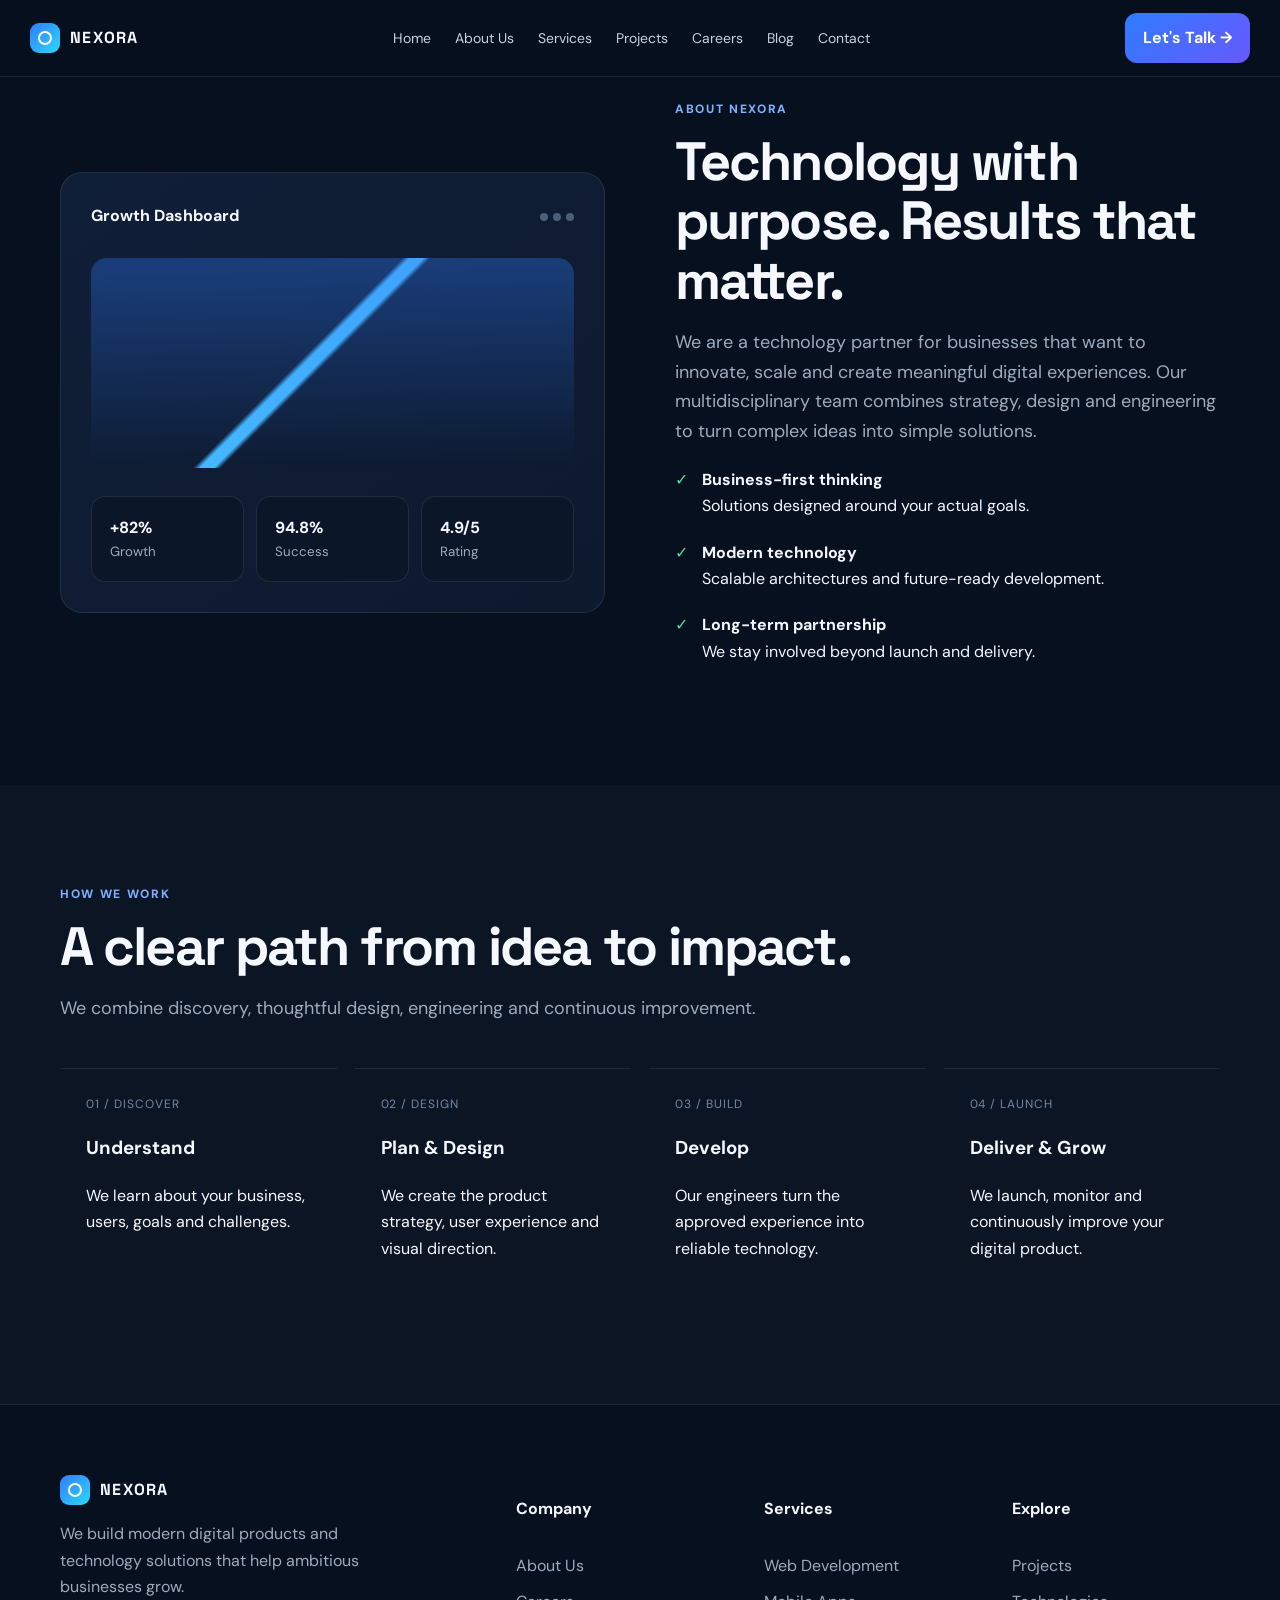
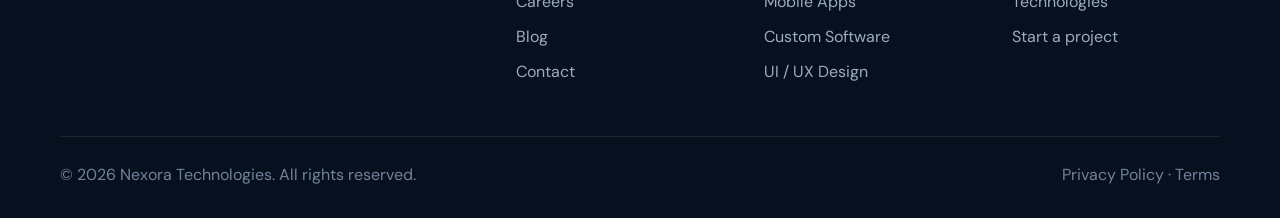
<file: about.html>
<!doctype html><html lang="en"><head><meta charset="utf-8"><meta name="viewport" content="width=device-width,initial-scale=1">
<title>About Us | Nexora Technologies</title><meta name="description" content="Nexora Technologies builds modern digital products and technology solutions.">
<link rel="preconnect" href="https://fonts.googleapis.com"><link rel="preconnect" href="https://fonts.gstatic.com" crossorigin>
<link href="https://fonts.googleapis.com/css2?family=DM+Sans:wght@400;500;600;700&family=Space+Grotesk:wght@400;500;600;700&display=swap" rel="stylesheet"><link rel="stylesheet" href="style.css"></head><body><header class="navbar" id="navbar"><div class="nav-inner">
<a href="index.html" class="logo"><div class="logo-mark"><span></span></div>NEXORA</a>
<ul class="nav-links" id="navLinks">
<li><a href="index.html">Home</a></li><li><a href="about.html">About Us</a></li><li><a href="services.html">Services</a></li><li><a href="projects.html">Projects</a></li><li><a href="careers.html">Careers</a></li><li><a href="blog.html">Blog</a></li><li><a href="contact.html">Contact</a></li>
</ul><a href="contact.html" class="nav-cta">Let's Talk →</a><button class="menu-btn" id="menuBtn" aria-label="Open menu">☰</button></div></header><main><section class="section" id="about">
<div class="container">
<div class="about-grid">
<div class="about-visual reveal">
<div class="dashboard">
<div class="dash-top">
<strong>Growth Dashboard</strong>
<div class="dots">
<i></i><i></i><i></i>
</div>
</div>
<div class="dash-chart"></div>
<div class="dash-cards">
<div class="mini-card">
<b>+82%</b>
<small>Growth</small>
</div>
<div class="mini-card">
<b>94.8%</b>
<small>Success</small>
</div>
<div class="mini-card">
<b>4.9/5</b>
<small>Rating</small>
</div>
</div>
</div>
</div>
<div class="reveal">
<div class="section-label">About Nexora</div>
<h2 class="section-title">
              Technology with purpose. Results that matter.
            </h2>
<p class="section-description">
              We are a technology partner for businesses that want to
              innovate, scale and create meaningful digital experiences.
              Our multidisciplinary team combines strategy, design and
              engineering to turn complex ideas into simple solutions.
            </p>
<ul class="check-list">
<li>
<span>✓</span>
<div>
<strong>Business-first thinking</strong><br/>
                  Solutions designed around your actual goals.
                </div>
</li>
<li>
<span>✓</span>
<div>
<strong>Modern technology</strong><br/>
                  Scalable architectures and future-ready development.
                </div>
</li>
<li>
<span>✓</span>
<div>
<strong>Long-term partnership</strong><br/>
                  We stay involved beyond launch and delivery.
                </div>
</li>
</ul>
</div>
</div>
</div>
</section><section class="section"><div class="container"><div class="section-head"><div class="section-label">How we work</div><h2 class="section-title">A clear path from idea to impact.</h2><p class="section-description">We combine discovery, thoughtful design, engineering and continuous improvement.</p></div><div class="process-grid"><div class="process-item"><div class="process-number">01 / DISCOVER</div><h3>Understand</h3><p>We learn about your business, users, goals and challenges.</p></div><div class="process-item"><div class="process-number">02 / DESIGN</div><h3>Plan & Design</h3><p>We create the product strategy, user experience and visual direction.</p></div><div class="process-item"><div class="process-number">03 / BUILD</div><h3>Develop</h3><p>Our engineers turn the approved experience into reliable technology.</p></div><div class="process-item"><div class="process-number">04 / LAUNCH</div><h3>Deliver & Grow</h3><p>We launch, monitor and continuously improve your digital product.</p></div></div></div></section></main><footer><div class="container"><div class="footer-grid">
<div class="footer-brand"><a href="index.html" class="logo"><div class="logo-mark"><span></span></div>NEXORA</a><p>We build modern digital products and technology solutions that help ambitious businesses grow.</p></div>
<div class="footer-col"><h4>Company</h4><a href="about.html">About Us</a><a href="careers.html">Careers</a><a href="blog.html">Blog</a><a href="contact.html">Contact</a></div>
<div class="footer-col"><h4>Services</h4><a href="services.html">Web Development</a><a href="services.html">Mobile Apps</a><a href="services.html">Custom Software</a><a href="services.html">UI / UX Design</a></div>
<div class="footer-col"><h4>Explore</h4><a href="projects.html">Projects</a><a href="technology-overview.html?tech=react">Technologies</a><a href="contact.html">Start a project</a></div></div>
<div class="copyright"><span>© 2026 Nexora Technologies. All rights reserved.</span><span>Privacy Policy · Terms</span></div></div></footer><script>
const navbar=document.getElementById("navbar");
if(navbar) window.addEventListener("scroll",()=>navbar.classList.toggle("scrolled",window.scrollY>30));
const menuBtn=document.getElementById("menuBtn"), navLinks=document.getElementById("navLinks");
if(menuBtn&&navLinks){menuBtn.addEventListener("click",()=>{navLinks.classList.toggle("mobile-open");menuBtn.textContent=navLinks.classList.contains("mobile-open")?"×":"☰";});
navLinks.querySelectorAll("a").forEach(a=>a.addEventListener("click",()=>{navLinks.classList.remove("mobile-open");menuBtn.textContent="☰";}));}
const observer=new IntersectionObserver(entries=>entries.forEach(e=>{if(e.isIntersecting){e.target.classList.add("visible");observer.unobserve(e.target);}}),{threshold:.12});
document.querySelectorAll(".reveal").forEach(el=>observer.observe(el));
</script></body></html>
</file>
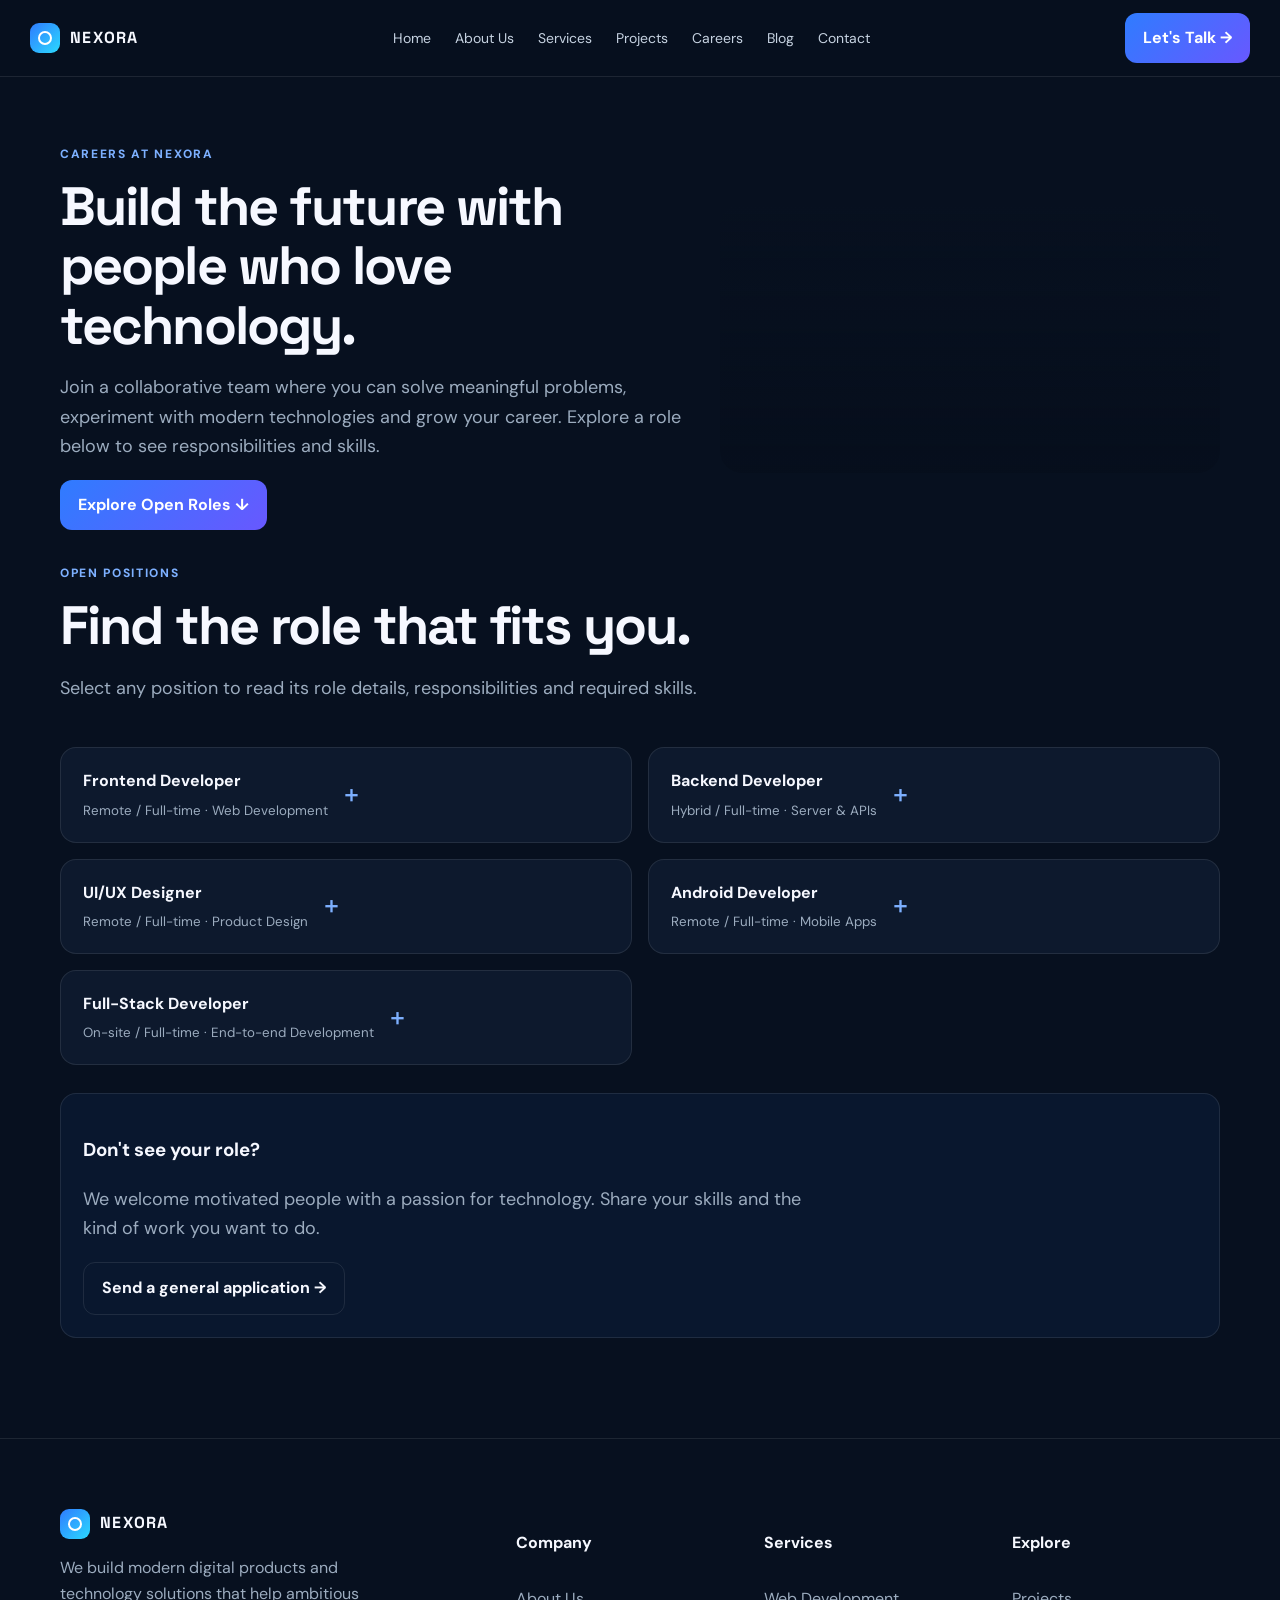
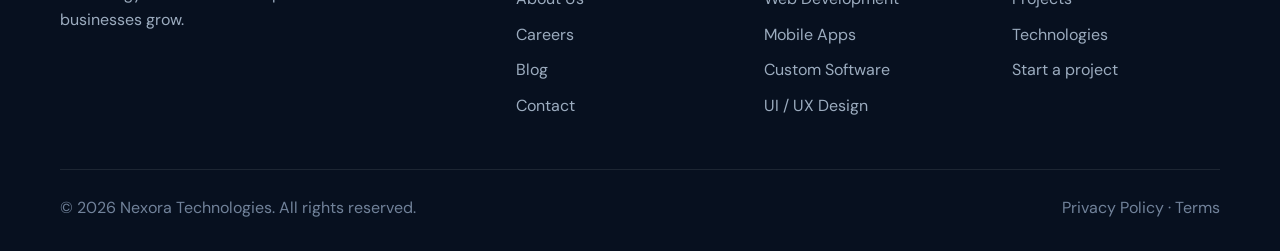
<file: careers.html>
<!doctype html><html lang="en"><head><meta charset="utf-8"><meta name="viewport" content="width=device-width,initial-scale=1">
<title>Careers | Nexora Technologies</title><meta name="description" content="Nexora Technologies builds modern digital products and technology solutions.">
<link rel="preconnect" href="https://fonts.googleapis.com"><link rel="preconnect" href="https://fonts.gstatic.com" crossorigin>
<link href="https://fonts.googleapis.com/css2?family=DM+Sans:wght@400;500;600;700&family=Space+Grotesk:wght@400;500;600;700&display=swap" rel="stylesheet"><link rel="stylesheet" href="style.css"></head><body><header class="navbar" id="navbar"><div class="nav-inner">
<a href="index.html" class="logo"><div class="logo-mark"><span></span></div>NEXORA</a>
<ul class="nav-links" id="navLinks">
<li><a href="index.html">Home</a></li><li><a href="about.html">About Us</a></li><li><a href="services.html">Services</a></li><li><a href="projects.html">Projects</a></li><li><a href="careers.html">Careers</a></li><li><a href="blog.html">Blog</a></li><li><a href="contact.html">Contact</a></li>
</ul><a href="contact.html" class="nav-cta">Let's Talk →</a><button class="menu-btn" id="menuBtn" aria-label="Open menu">☰</button></div></header><main>
<section class="section" id="careers" style="padding-top:145px">
 <div class="container">
  <div class="career-intro reveal">
   <div><div class="section-label">Careers at Nexora</div>
    <h1 class="section-title">Build the future with people who love technology.</h1>
    <p class="section-description">Join a collaborative team where you can solve meaningful problems, experiment with modern technologies and grow your career. Explore a role below to see responsibilities and skills.</p>
    <a class="btn btn-primary" href="#open-roles">Explore Open Roles ↓</a>
   </div>
   <div class="career-photo" role="img" aria-label="Collaborative technology team working together"></div>
  </div>
  <div class="section-head reveal" id="open-roles"><div class="section-label">Open Positions</div>
   <h2 class="section-title">Find the role that fits you.</h2>
   <p class="section-description">Select any position to read its role details, responsibilities and required skills.</p>
  </div>
  <div class="job-list">
   <article class="job reveal"><details><summary><span>Frontend Developer<small>Remote / Full-time · Web Development</small></span></summary><div class="job-description"><p>Create responsive, accessible and engaging user interfaces for websites and web applications.</p><b>Responsibilities</b><ul><li>Build pages and reusable UI components.</li><li>Work with designers to implement layouts.</li><li>Improve website speed, accessibility and browser support.</li></ul><b>Skills</b><p>HTML, CSS, JavaScript, responsive design and Git. React knowledge is a plus.</p><a class="btn btn-primary" href="contact.html?role=Frontend%20Developer">Apply for this role →</a></div></details></article>
   <article class="job reveal"><details><summary><span>Backend Developer<small>Hybrid / Full-time · Server & APIs</small></span></summary><div class="job-description"><p>Develop reliable server-side services and APIs that power digital products.</p><b>Responsibilities</b><ul><li>Design and maintain REST APIs.</li><li>Work with databases, authentication and integrations.</li><li>Write secure, maintainable backend code.</li></ul><b>Skills</b><p>Node.js or PHP, SQL, API development, security fundamentals and Git.</p><a class="btn btn-primary" href="contact.html?role=Backend%20Developer">Apply for this role →</a></div></details></article>
   <article class="job reveal"><details><summary><span>UI/UX Designer<small>Remote / Full-time · Product Design</small></span></summary><div class="job-description"><p>Shape clear and delightful experiences through research, wireframes and polished interface design.</p><b>Responsibilities</b><ul><li>Create user flows, wireframes and prototypes.</li><li>Design consistent web and mobile interfaces.</li><li>Collaborate with developers and incorporate feedback.</li></ul><b>Skills</b><p>Figma, visual design, prototyping, responsive layouts and usability principles.</p><a class="btn btn-primary" href="contact.html?role=UI%2FUX%20Designer">Apply for this role →</a></div></details></article>
   <article class="job reveal"><details><summary><span>Android Developer<small>Remote / Full-time · Mobile Apps</small></span></summary><div class="job-description"><p>Build smooth Android experiences with thoughtful design and dependable functionality.</p><b>Responsibilities</b><ul><li>Develop and maintain Android app features.</li><li>Integrate APIs and handle application data.</li><li>Test, debug and improve app performance.</li></ul><b>Skills</b><p>Kotlin or Java, Android Studio, REST APIs and mobile UI fundamentals.</p><a class="btn btn-primary" href="contact.html?role=Android%20Developer">Apply for this role →</a></div></details></article>
   <article class="job reveal"><details><summary><span>Full-Stack Developer<small>On-site / Full-time · End-to-end Development</small></span></summary><div class="job-description"><p>Work across frontend and backend to deliver complete, production-ready web solutions.</p><b>Responsibilities</b><ul><li>Develop frontend features and backend services.</li><li>Connect applications to databases and APIs.</li><li>Contribute to testing, deployment and documentation.</li></ul><b>Skills</b><p>HTML, CSS, JavaScript, a backend language, SQL and Git.</p><a class="btn btn-primary" href="contact.html?role=Full-Stack%20Developer">Apply for this role →</a></div></details></article>
  </div>
  <div class="career-note reveal"><h3>Don't see your role?</h3><p class="section-description">We welcome motivated people with a passion for technology. Share your skills and the kind of work you want to do.</p><a class="btn btn-outline" href="contact.html?role=General%20Application">Send a general application →</a></div>
 </div>
</section></main><footer><div class="container"><div class="footer-grid">
<div class="footer-brand"><a href="index.html" class="logo"><div class="logo-mark"><span></span></div>NEXORA</a><p>We build modern digital products and technology solutions that help ambitious businesses grow.</p></div>
<div class="footer-col"><h4>Company</h4><a href="about.html">About Us</a><a href="careers.html">Careers</a><a href="blog.html">Blog</a><a href="contact.html">Contact</a></div>
<div class="footer-col"><h4>Services</h4><a href="services.html">Web Development</a><a href="services.html">Mobile Apps</a><a href="services.html">Custom Software</a><a href="services.html">UI / UX Design</a></div>
<div class="footer-col"><h4>Explore</h4><a href="projects.html">Projects</a><a href="technology-overview.html?tech=react">Technologies</a><a href="contact.html">Start a project</a></div></div>
<div class="copyright"><span>© 2026 Nexora Technologies. All rights reserved.</span><span>Privacy Policy · Terms</span></div></div></footer><script>
const navbar=document.getElementById("navbar");
if(navbar) window.addEventListener("scroll",()=>navbar.classList.toggle("scrolled",window.scrollY>30));
const menuBtn=document.getElementById("menuBtn"), navLinks=document.getElementById("navLinks");
if(menuBtn&&navLinks){menuBtn.addEventListener("click",()=>{navLinks.classList.toggle("mobile-open");menuBtn.textContent=navLinks.classList.contains("mobile-open")?"×":"☰";});
navLinks.querySelectorAll("a").forEach(a=>a.addEventListener("click",()=>{navLinks.classList.remove("mobile-open");menuBtn.textContent="☰";}));}
const observer=new IntersectionObserver(entries=>entries.forEach(e=>{if(e.isIntersecting){e.target.classList.add("visible");observer.unobserve(e.target);}}),{threshold:.12});
document.querySelectorAll(".reveal").forEach(el=>observer.observe(el));
</script></body></html>
</file>
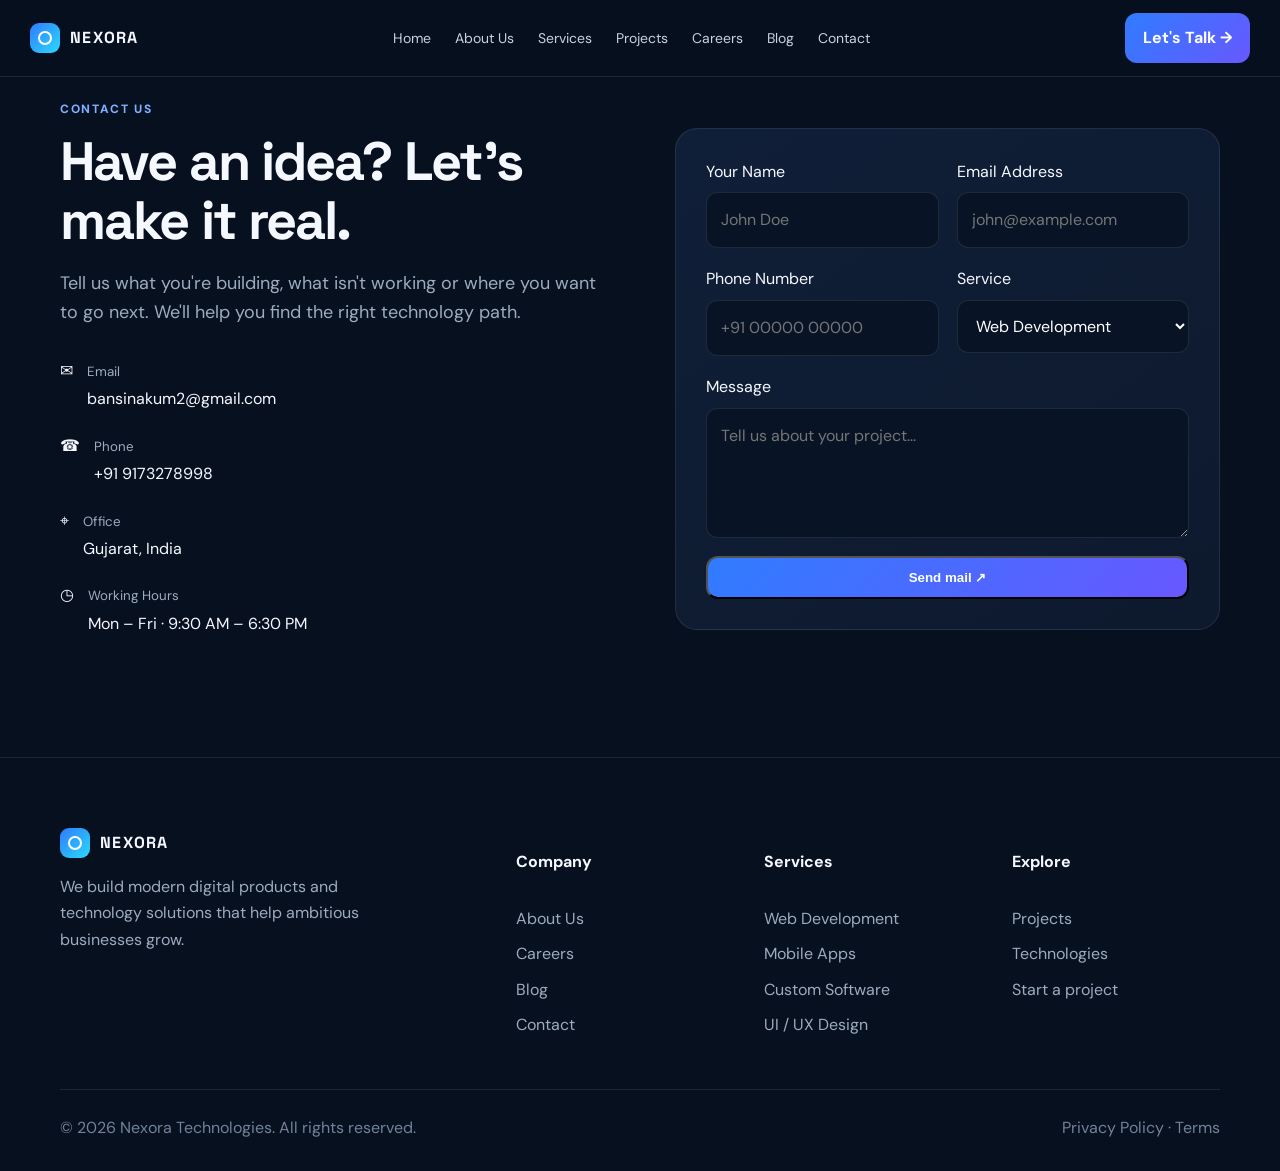
<file: contact.html>
<!DOCTYPE html>
<html lang="en">
  <head>
    <meta charset="utf-8"/>
    <meta content="width=device-width,initial-scale=1" name="viewport"/>
    <title>Contact Us | Nexora Technologies</title>
    <meta content="Nexora Technologies builds modern digital products and technology solutions." name="description"/>
    <link href="https://fonts.googleapis.com" rel="preconnect"/>
    <link crossorigin="" href="https://fonts.gstatic.com" rel="preconnect"/>
    <link href="https://fonts.googleapis.com/css2?family=DM+Sans:wght@400;500;600;700&amp;family=Space+Grotesk:wght@400;500;600;700&amp;display=swap" rel="stylesheet"/>
    <link href="contact style.css" rel="stylesheet"/>
    <meta content="strict-origin-when-cross-origin" name="referrer"/>
  </head>
<body>
  <header class="navbar" id="navbar">
    <div class="nav-inner">
      <a class="logo" href="index.html"><div class="logo-mark"><span></span></div>NEXORA</a>
      <ul class="nav-links" id="navLinks">
        <li><a href="index.html">Home</a></li>
        <li><a href="about.html">About Us</a></li>
        <li><a href="services.html">Services</a></li>
        <li><a href="projects.html">Projects</a></li>
        <li><a href="careers.html">Careers</a></li>
        <li><a href="blog.html">Blog</a></li>
        <li><a href="contact.html">Contact</a></li>
      </ul>
      <a class="nav-cta" href="contact.html">Let's Talk →</a>
      <button aria-label="Open menu" class="menu-btn" id="menuBtn">☰</button>
    </div>
  </header>

  <main>
    <section class="section" id="contact">
      <div class="container">
        <div class="contact-grid">
          <div class="reveal">
            <div class="section-label">Contact Us</div>
            <h2 class="section-title">Have an idea? Let's make it real.</h2>
            <p class="section-description">
              Tell us what you're building, what isn't working or where you
              want to go next. We'll help you find the right technology path.
            </p>
            <div class="contact-info">
              <div class="contact-item">
                <div class="contact-icon">✉</div>
                <div>
                  <small>Email</small>
                  <p>bansinakum2@gmail.com</p>
                </div>
              </div>
              <div class="contact-item">
                <div class="contact-icon">☎</div>
                <div>
                  <small>Phone</small>
                  <p>+91 9173278998</p>
                </div>
              </div>
              <div class="contact-item">
                <div class="contact-icon">⌖</div>
                <div>
                  <small>Office</small>
                  <p> Gujarat, India</p>
                </div>
              </div>
              <div class="contact-item">
                <div class="contact-icon">◷</div>
                <div>
                  <small>Working Hours</small>
                  <p>Mon – Fri · 9:30 AM – 6:30 PM</p>
                </div>
              </div>
            </div>
          </div>

          <!-- Form Updated for PHP -->
          <form class="contact-form reveal" id="contactForm" action="send_mail.php" method="POST">
            <div class="form-grid">
              <div class="form-group">
                <label for="contactName">Your Name</label>
                <input id="contactName" name="name" placeholder="John Doe" required="" type="text"/>
              </div>
              <div class="form-group">
                <label for="contactEmail">Email Address</label>
                <input id="contactEmail" name="email" placeholder="john@example.com" required="" type="email"/>
              </div>
              <div class="form-group">
                <label for="contactPhone">Phone Number</label>
                <input id="contactPhone" name="phone" placeholder="+91 00000 00000" type="tel"/>
              </div>
              <div class="form-group">
                <label for="contactService">Service</label>
                <select id="contactService" name="service">
                  <option>Web Development</option>
                  <option>Mobile App Development</option>
                  <option>Custom Software</option>
                  <option>UI/UX Design</option>
                  <option>Cloud &amp; DevOps</option>
                  <option>AI &amp; Automation</option>
                </select>
              </div>
              <div class="form-group full">
                <label for="contactMessage">Message</label>
                <textarea id="contactMessage" name="message" placeholder="Tell us about your project..." required=""></textarea>
              </div>
              <div class="form-group full">
                <button class="btn btn-primary" type="submit">Send mail ↗</button>
              </div>
            </div>
          </form>
        </div>
      </div>
    </section>
  </main>

  <footer>
    <div class="container">
      <div class="footer-grid">
        <div class="footer-brand"><a class="logo" href="index.html"><div class="logo-mark"><span></span></div>NEXORA</a><p>We build modern digital products and technology solutions that help ambitious businesses grow.</p></div>
        <div class="footer-col"><h4>Company</h4><a href="about.html">About Us</a><a href="careers.html">Careers</a><a href="blog.html">Blog</a><a href="contact.html">Contact</a></div>
        <div class="footer-col"><h4>Services</h4><a href="services.html">Web Development</a><a href="services.html">Mobile Apps</a><a href="services.html">Custom Software</a><a href="services.html">UI / UX Design</a></div>
        <div class="footer-col"><h4>Explore</h4><a href="projects.html">Projects</a><a href="technology-overview.html?tech=react">Technologies</a><a href="contact.html">Start a project</a></div>
      </div>
      <div class="copyright"><span>© 2026 Nexora Technologies. All rights reserved.</span><span>Privacy Policy · Terms</span></div>
    </div>
  </footer>

  <script>
    const navbar=document.getElementById("navbar");
    if(navbar) window.addEventListener("scroll",()=>navbar.classList.toggle("scrolled",window.scrollY>30));
    const menuBtn=document.getElementById("menuBtn"), navLinks=document.getElementById("navLinks");
    if(menuBtn&&navLinks){
      menuBtn.addEventListener("click",()=>{navLinks.classList.toggle("mobile-open");menuBtn.textContent=navLinks.classList.contains("mobile-open")?"×":"☰";});
      navLinks.querySelectorAll("a").forEach(a=>a.addEventListener("click",()=>{navLinks.classList.remove("mobile-open");menuBtn.textContent="☰";}));
    }
    const observer=new IntersectionObserver(entries=>entries.forEach(e=>{if(e.isIntersecting){e.target.classList.add("visible");observer.unobserve(e.target);}}),{threshold:.12});
    document.querySelectorAll(".reveal").forEach(el=>observer.observe(el));
  </script>
</body>
</html>
</file>
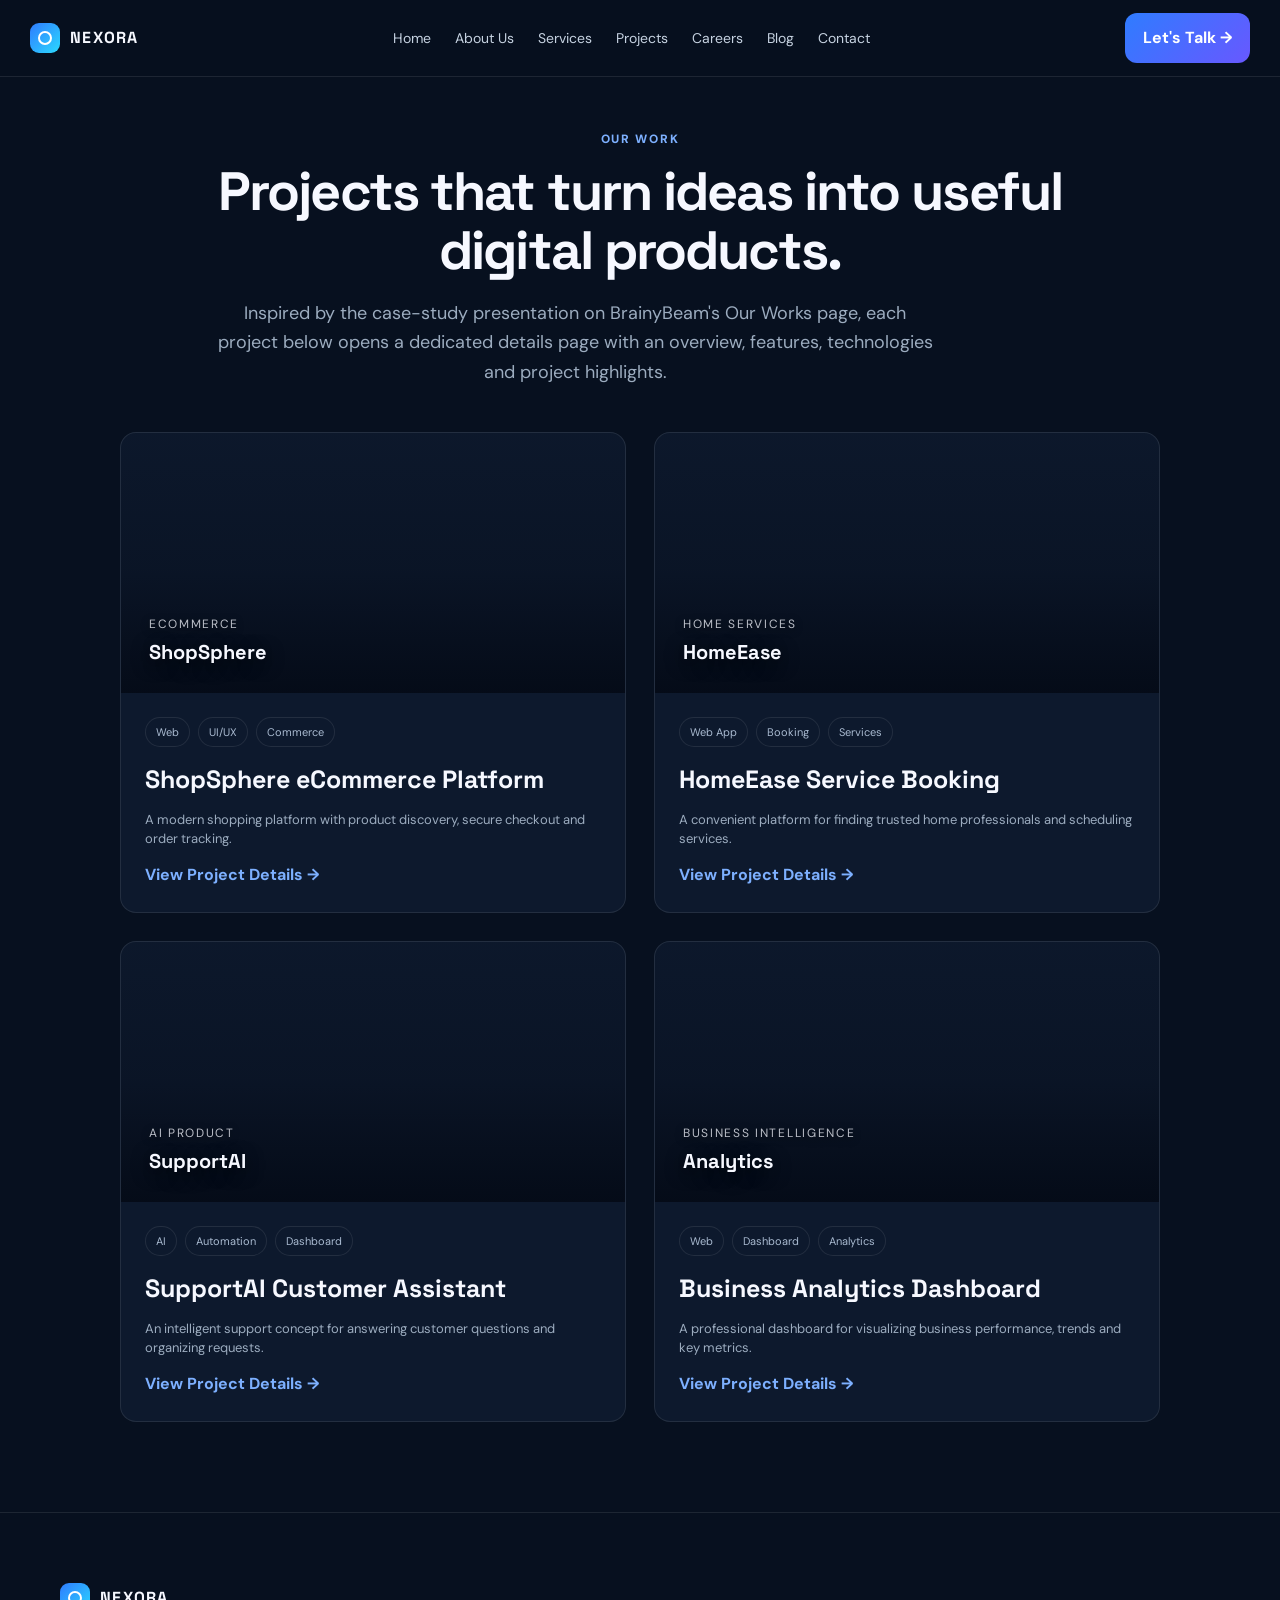
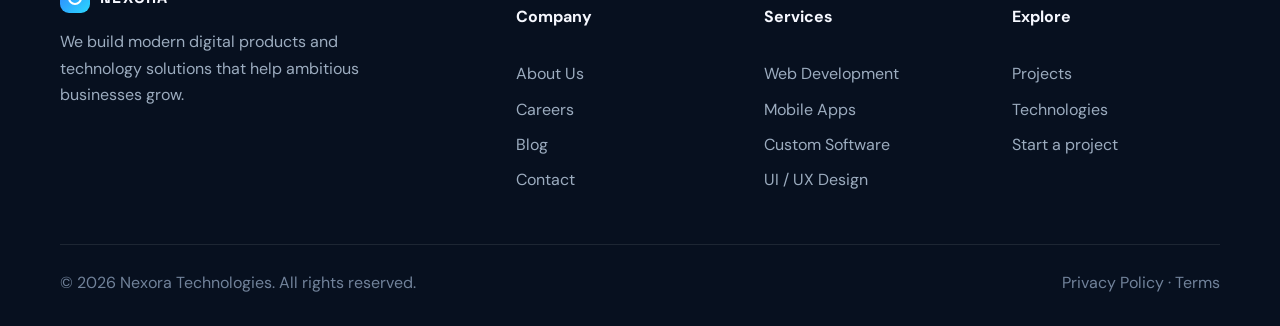
<file: projects.html>
<!doctype html><html lang="en"><head><meta charset="utf-8"><meta name="viewport" content="width=device-width,initial-scale=1">
<title>Projects | Nexora Technologies</title><meta name="description" content="Nexora Technologies builds modern digital products and technology solutions.">
<link rel="preconnect" href="https://fonts.googleapis.com"><link rel="preconnect" href="https://fonts.gstatic.com" crossorigin>
<link href="https://fonts.googleapis.com/css2?family=DM+Sans:wght@400;500;600;700&family=Space+Grotesk:wght@400;500;600;700&display=swap" rel="stylesheet"><link rel="stylesheet" href="style.css"></head><body><header class="navbar" id="navbar"><div class="nav-inner">
<a href="index.html" class="logo"><div class="logo-mark"><span></span></div>NEXORA</a>
<ul class="nav-links" id="navLinks">
<li><a href="index.html">Home</a></li><li><a href="about.html">About Us</a></li><li><a href="services.html">Services</a></li><li><a href="projects.html">Projects</a></li><li><a href="careers.html">Careers</a></li><li><a href="blog.html">Blog</a></li><li><a href="contact.html">Contact</a></li>
</ul><a href="contact.html" class="nav-cta">Let's Talk →</a><button class="menu-btn" id="menuBtn" aria-label="Open menu">☰</button></div></header><main><section class="section projects-section" id="projects">
<div class="container">
<div class="section-head reveal">
<div class="section-label">Our Work</div>
<h2 class="section-title">Projects that turn ideas into useful digital products.</h2>
<p class="section-description">Inspired by the case-study presentation on BrainyBeam's Our Works page, each project below opens a dedicated details page with an overview, features, technologies and project highlights.</p>
</div>
<div class="projects-grid">
  <article class="project-card reveal">
    <div class="project-cover cover-commerce"
      style="--project-image:url('https://images.unsplash.com/photo-1556742049-0cfed4f6a45d?auto=format&fit=crop&w=1200&q=85')">
      <span>ECOMMERCE</span>
      <strong>ShopSphere</strong>
    </div>
    <div class="project-body">
      <div class="project-tags"><span>Web</span><span>UI/UX</span><span>Commerce</span></div>
      <h3>ShopSphere eCommerce Platform</h3>
      <p>A modern shopping platform with product discovery, secure checkout and order tracking.</p>
      <a class="service-link" href="project-ecommerce.html">View Project Details →</a>
    </div>
  </article>

  <article class="project-card reveal">
    <div class="project-cover cover-service"
      style="--project-image:url('https://images.unsplash.com/photo-1600210492486-724fe5c67fb0?auto=format&fit=crop&w=1200&q=85')">
      <span>HOME SERVICES</span>
      <strong>HomeEase</strong>
    </div>
    <div class="project-body">
      <div class="project-tags"><span>Web App</span><span>Booking</span><span>Services</span></div>
      <h3>HomeEase Service Booking</h3>
      <p>A convenient platform for finding trusted home professionals and scheduling services.</p>
      <a class="service-link" href="project-homeease.html">View Project Details →</a>
    </div>
  </article>

  <article class="project-card reveal">
    <div class="project-cover cover-ai"
      style="--project-image:url('https://images.unsplash.com/photo-1677442136019-21780ecad995?auto=format&fit=crop&w=1200&q=85')">
      <span>AI PRODUCT</span>
      <strong>SupportAI</strong>
    </div>
    <div class="project-body">
      <div class="project-tags"><span>AI</span><span>Automation</span><span>Dashboard</span></div>
      <h3>SupportAI Customer Assistant</h3>
      <p>An intelligent support concept for answering customer questions and organizing requests.</p>
      <a class="service-link" href="project-supportai.html">View Project Details →</a>
    </div>
  </article>
 
  <article class="project-card reveal">
    <div class="project-cover cover-commerce"
      style="--project-image:url('https://images.unsplash.com/photo-1460925895917-afdab827c52f?auto=format&fit=crop&w=1200&q=85')">
      <span>BUSINESS INTELLIGENCE</span>
      <strong>Analytics</strong>
    </div>
    <div class="project-body">
      <div class="project-tags"><span>Web</span><span>Dashboard</span><span>Analytics</span></div>
      <h3>Business Analytics Dashboard</h3>
      <p>A professional dashboard for visualizing business performance, trends and key metrics.</p>
      <a class="service-link" href="project-analytics.html">View Project Details →</a>
    </div>
  </article>

</div>

</section></main><footer><div class="container"><div class="footer-grid">
<div class="footer-brand"><a href="index.html" class="logo"><div class="logo-mark"><span></span></div>NEXORA</a><p>We build modern digital products and technology solutions that help ambitious businesses grow.</p></div>
<div class="footer-col"><h4>Company</h4><a href="about.html">About Us</a><a href="careers.html">Careers</a><a href="blog.html">Blog</a><a href="contact.html">Contact</a></div>
<div class="footer-col"><h4>Services</h4><a href="services.html">Web Development</a><a href="services.html">Mobile Apps</a><a href="services.html">Custom Software</a><a href="services.html">UI / UX Design</a></div>
<div class="footer-col"><h4>Explore</h4><a href="projects.html">Projects</a><a href="technology-overview.html?tech=react">Technologies</a><a href="contact.html">Start a project</a></div></div>
<div class="copyright"><span>© 2026 Nexora Technologies. All rights reserved.</span><span>Privacy Policy · Terms</span></div></div></footer><script>
const navbar=document.getElementById("navbar");
if(navbar) window.addEventListener("scroll",()=>navbar.classList.toggle("scrolled",window.scrollY>30));
const menuBtn=document.getElementById("menuBtn"), navLinks=document.getElementById("navLinks");
if(menuBtn&&navLinks){menuBtn.addEventListener("click",()=>{navLinks.classList.toggle("mobile-open");menuBtn.textContent=navLinks.classList.contains("mobile-open")?"×":"☰";});
navLinks.querySelectorAll("a").forEach(a=>a.addEventListener("click",()=>{navLinks.classList.remove("mobile-open");menuBtn.textContent="☰";}));}
const observer=new IntersectionObserver(entries=>entries.forEach(e=>{if(e.isIntersecting){e.target.classList.add("visible");observer.unobserve(e.target);}}),{threshold:.12});
document.querySelectorAll(".reveal").forEach(el=>observer.observe(el));
</script></body></html>
</file>
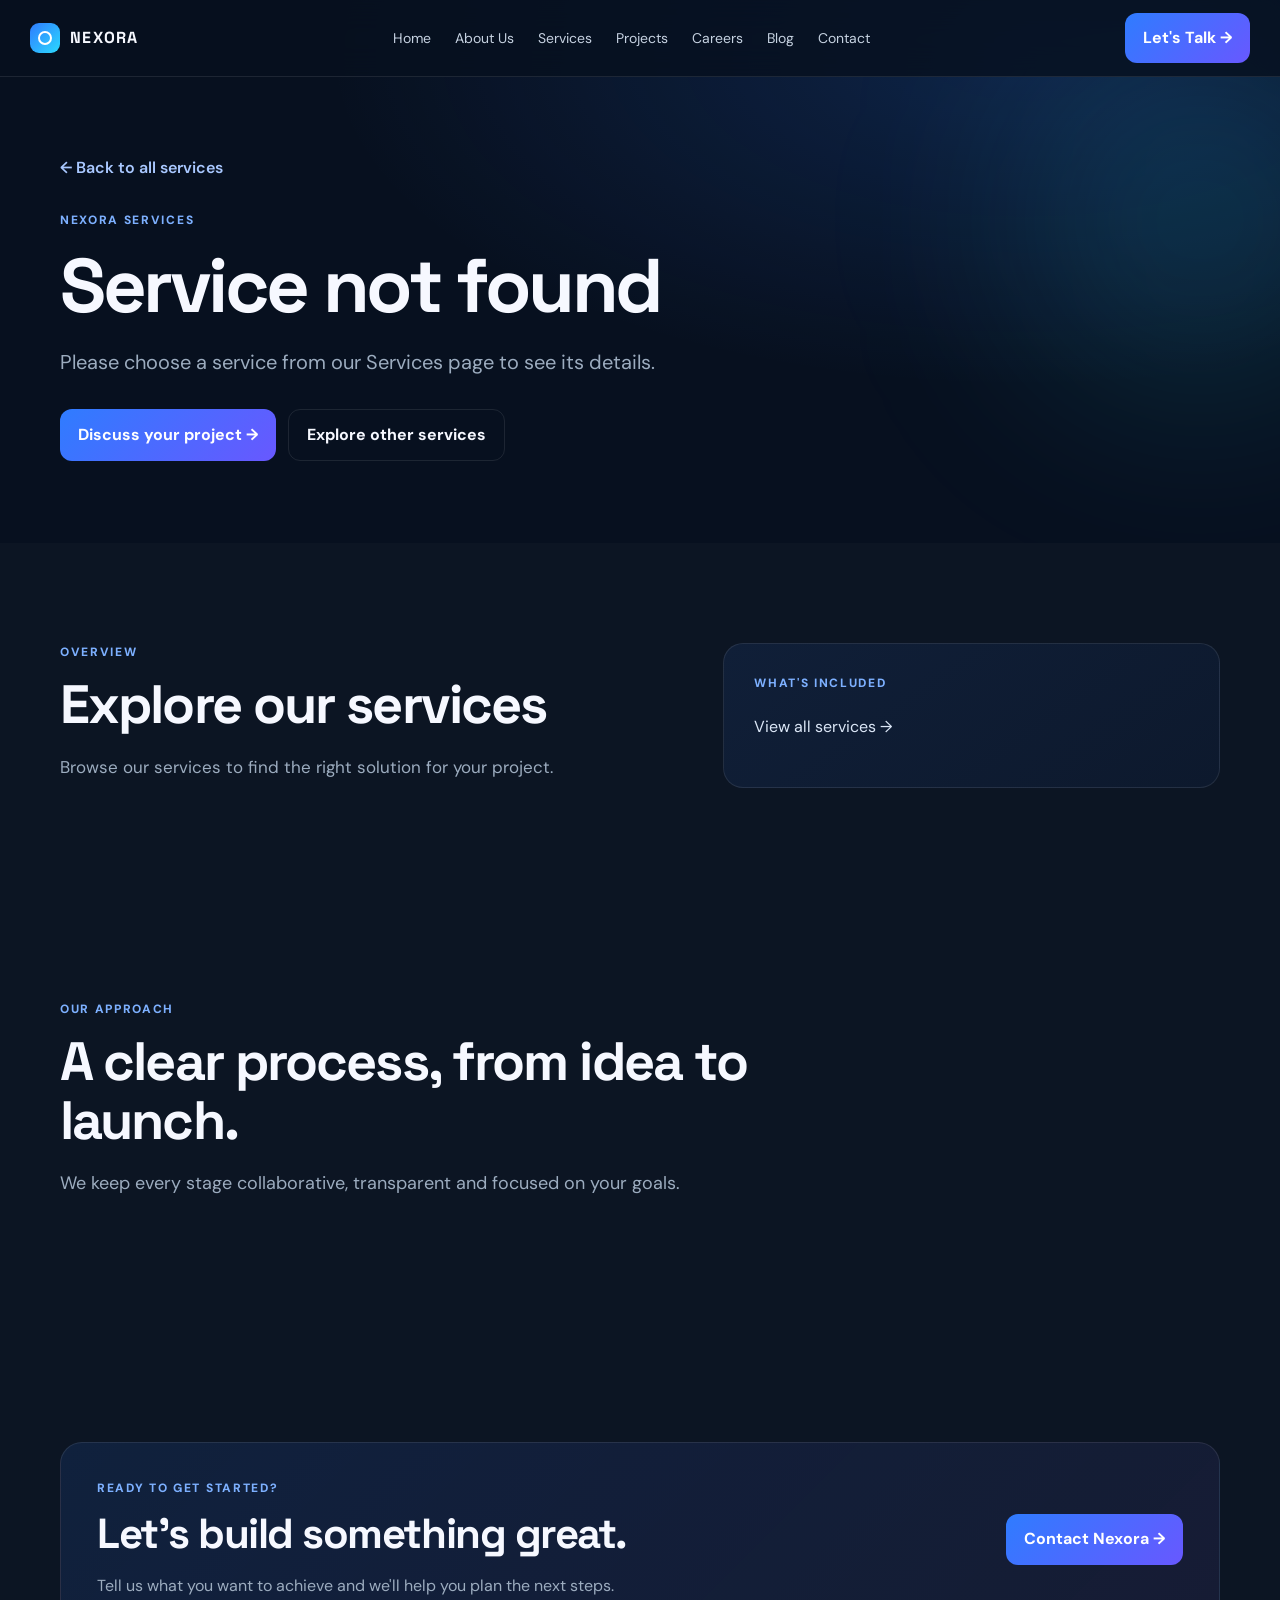
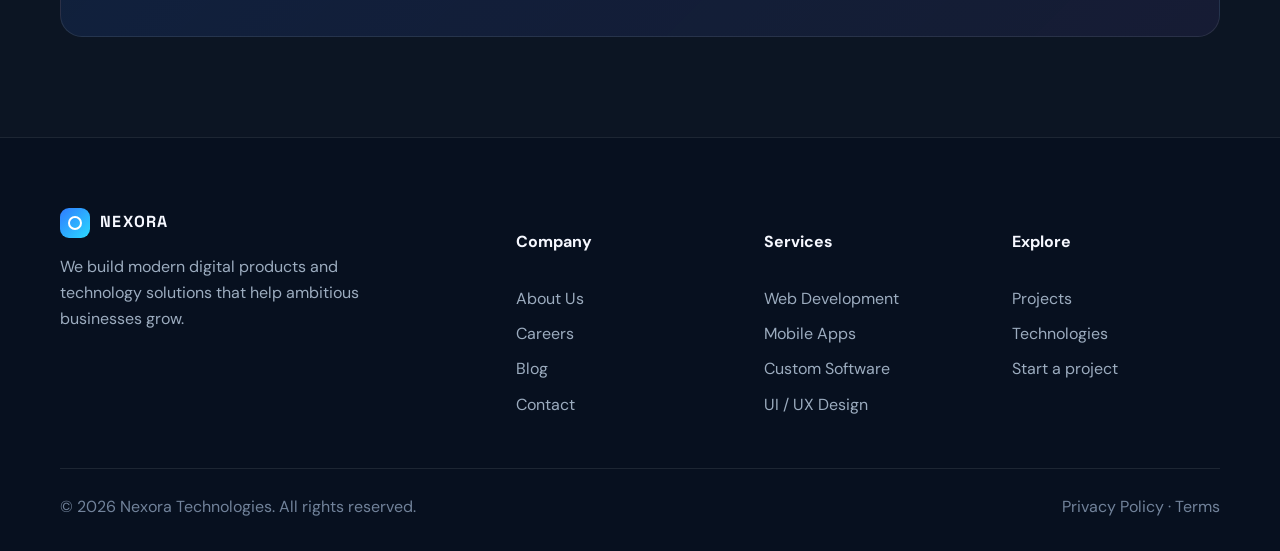
<file: service-details.html>
<!doctype html>
<html lang="en">
<head>
  <meta charset="utf-8">
  <meta name="viewport" content="width=device-width, initial-scale=1">
  <title>Service Details | Nexora Technologies</title>
  <meta name="description" content="Explore Nexora Technologies services and solutions.">
  <link rel="preconnect" href="https://fonts.googleapis.com">
  <link rel="preconnect" href="https://fonts.gstatic.com" crossorigin>
  <link href="https://fonts.googleapis.com/css2?family=DM+Sans:wght@400;500;600;700&family=Space+Grotesk:wght@400;500;600;700&display=swap" rel="stylesheet">
  <link rel="stylesheet" href="style.css">
</head>
<body>
<header class="navbar" id="navbar">
  <div class="nav-inner">
    <a href="index.html" class="logo"><div class="logo-mark"><span></span></div>NEXORA</a>
    <ul class="nav-links" id="navLinks">
      <li><a href="index.html">Home</a></li><li><a href="about.html">About Us</a></li>
      <li><a href="services.html">Services</a></li><li><a href="projects.html">Projects</a></li>
      <li><a href="careers.html">Careers</a></li><li><a href="blog.html">Blog</a></li><li><a href="contact.html">Contact</a></li>
    </ul>
    <a href="contact.html" class="nav-cta">Let's Talk →</a>
    <button class="menu-btn" id="menuBtn" aria-label="Open menu">☰</button>
  </div>
</header>

<main>
  <section class="service-detail-hero">
    <div class="service-detail-glow"></div>
    <div class="container service-detail-content">
      <a class="back-link" href="services.html">← Back to all services</a>
      <div class="section-label" id="serviceEyebrow">NEXORA SERVICES</div>
      <h1 class="service-detail-title" id="serviceTitle">Service Details</h1>
      <p class="service-detail-intro" id="serviceIntro"></p>
      <div class="service-detail-actions">
        <a class="btn btn-primary" href="contact.html">Discuss your project →</a>
        <a class="btn btn-outline" href="services.html">Explore other services</a>
      </div>
    </div>
  </section>

  <section class="section service-detail-section">
    <div class="container">
      <div class="service-detail-layout">
        <div>
          <div class="section-label">OVERVIEW</div>
          <h2 class="section-title" id="overviewTitle">What we deliver</h2>
          <p class="service-detail-copy" id="serviceOverview"></p>
        </div>
        <aside class="service-detail-panel">
          <div class="section-label">WHAT'S INCLUDED</div>
          <ul class="service-feature-list" id="serviceFeatures"></ul>
        </aside>
      </div>
    </div>
  </section>

  <section class="section service-detail-section service-detail-alt">
    <div class="container">
      <div class="section-head">
        <div class="section-label">OUR APPROACH</div>
        <h2 class="section-title">A clear process, from idea to launch.</h2>
        <p class="section-description">We keep every stage collaborative, transparent and focused on your goals.</p>
      </div>
      <div class="service-steps-grid" id="serviceSteps"></div>
    </div>
  </section>

  <section class="section service-detail-section">
    <div class="container service-detail-cta">
      <div>
        <div class="section-label">READY TO GET STARTED?</div>
        <h2 class="section-title" id="serviceCtaTitle">Let's build something great.</h2>
        <p class="section-description">Tell us what you want to achieve and we'll help you plan the next steps.</p>
      </div>
      <a class="btn btn-primary" href="contact.html">Contact Nexora →</a>
    </div>
  </section>
</main>

<footer>
  <div class="container">
    <div class="footer-grid">
      <div class="footer-brand"><a href="index.html" class="logo"><div class="logo-mark"><span></span></div>NEXORA</a><p>We build modern digital products and technology solutions that help ambitious businesses grow.</p></div>
      <div class="footer-col"><h4>Company</h4><a href="about.html">About Us</a><a href="careers.html">Careers</a><a href="blog.html">Blog</a><a href="contact.html">Contact</a></div>
      <div class="footer-col"><h4>Services</h4><a href="service-details.html?service=web-development">Web Development</a><a href="service-details.html?service=mobile-apps">Mobile Apps</a><a href="service-details.html?service=custom-software">Custom Software</a><a href="service-details.html?service=ui-ux-design">UI / UX Design</a></div>
      <div class="footer-col"><h4>Explore</h4><a href="projects.html">Projects</a><a href="technology-overview.html?tech=react">Technologies</a><a href="contact.html">Start a project</a></div>
    </div>
    <div class="copyright"><span>© 2026 Nexora Technologies. All rights reserved.</span><span>Privacy Policy · Terms</span></div>
  </div>
</footer>
<script>
const serviceData = {
  "web-development": {
    title:"Web Development", intro:"Fast, accessible and responsive websites and web applications built around your business goals.",
    overview:"We design and develop digital experiences that work smoothly across mobile, tablet and desktop. From company websites and customer portals to eCommerce stores and custom web applications, we focus on performance, usability, security and maintainability.",
    features:["Responsive website design and development","Business websites, portals and landing pages","eCommerce and payment-flow integration","Frontend and backend development","Performance, accessibility and SEO foundations","Testing, launch and ongoing improvements"],
    steps:[["01","Discover","We understand your audience, requirements and success measures."],["02","Design","We map the pages and create a clear, user-friendly interface."],["03","Build & test","We develop the experience and test it across common devices."],["04","Launch","We publish the site and help plan future improvements."]]
  },
  "mobile-apps": {
    title:"Mobile Apps", intro:"Useful mobile experiences for Android, iOS and cross-platform products.",
    overview:"We help turn an app idea into a practical mobile product. Our process considers real-world user needs, intuitive navigation, reliability and a maintainable technical foundation, whether you need a new customer-facing app or an internal business tool.",
    features:["Product planning and feature definition","Android and iOS app development","Cross-platform app solutions","API and backend integration","User-friendly navigation and interfaces","Device testing, release support and iteration"],
    steps:[["01","Define","Clarify users, core features and the first release scope."],["02","Prototype","Plan key screens and test the user journey."],["03","Develop","Build features and connect the app to required services."],["04","Release","Test, prepare the release and improve from feedback."]]
  },
  "custom-software": {
    title:"Custom Software", intro:"Purpose-built software that fits your workflows instead of forcing your team to adapt.",
    overview:"Every business has different processes. We can plan and build tailored tools that reduce repetitive work, organize information and help teams make better decisions. Solutions are designed around your requirements, integrations and future growth.",
    features:["Requirements analysis and solution planning","Internal dashboards and admin panels","Workflow and business-process automation","Database and API integration","Role-based access and reporting","Documentation, testing and support planning"],
    steps:[["01","Understand","Map the current workflow and identify the main pain points."],["02","Plan","Agree on features, data, access and integrations."],["03","Implement","Build the software in manageable, testable stages."],["04","Improve","Gather feedback and refine the solution over time."]]
  },
  "ui-ux-design": {
    title:"UI / UX Design", intro:"Clear, attractive and accessible digital experiences designed around the people who use them.",
    overview:"Great design combines user needs with business goals. We organize information, simplify key journeys and create a consistent visual system so that websites and apps are easier to understand, navigate and use.",
    features:["User and audience research","Information architecture and user flows","Wireframes and interactive prototypes","Visual interface and design systems","Responsive and accessibility-aware layouts","Usability review and design handoff"],
    steps:[["01","Research","Learn about users, needs and the product context."],["02","Structure","Organize content and map the most important journeys."],["03","Design","Create screen layouts, visual styles and prototypes."],["04","Validate","Review the experience and refine based on feedback."]]
  },
  "cloud-devops": {
    title:"Cloud & DevOps", intro:"Reliable deployment workflows and cloud foundations that help your product scale with confidence.",
    overview:"We help teams make releases more consistent and operations easier to monitor. From deployment automation to environment setup and observability, the focus is on dependable delivery, security-conscious configuration and clear operational practices.",
    features:["Cloud environment planning","Deployment and CI/CD workflow setup","Containerization and environment consistency","Monitoring, logs and alerts","Backup and reliability planning","Operational documentation and optimization"],
    steps:[["01","Assess","Review the application, infrastructure and release process."],["02","Design","Choose an appropriate environment and deployment approach."],["03","Automate","Set up repeatable builds, deployments and monitoring."],["04","Optimize","Review reliability, cost and operational feedback."]]
  },
  "ai-automation": {
    title:"AI & Automation", intro:"Practical AI-enabled features and automation that help people work smarter.",
    overview:"We identify repetitive tasks and information-heavy workflows where automation may help. Solutions are planned around clear use cases, appropriate data handling, human review where needed and measurable outcomes rather than adding AI without a purpose.",
    features:["Use-case discovery and feasibility planning","Workflow and task automation","AI-powered search and content assistance","Chatbot and assistant experiences","Integration with existing tools and data","Evaluation, safeguards and iteration"],
    steps:[["01","Identify","Select a specific workflow and define what success means."],["02","Evaluate","Review data, feasibility, risks and human oversight needs."],["03","Prototype","Build a focused proof of concept and test it."],["04","Refine","Measure results and improve before wider adoption."]]
  }
};
const params = new URLSearchParams(window.location.search);
const requestedService = params.get("service");
const data = serviceData[requestedService];
if (!data) {
  document.getElementById("serviceTitle").textContent = "Service not found";
  document.getElementById("serviceIntro").textContent = "Please choose a service from our Services page to see its details.";
  document.getElementById("serviceOverview").textContent = "Browse our services to find the right solution for your project.";
  document.getElementById("overviewTitle").textContent = "Explore our services";
  document.getElementById("serviceFeatures").innerHTML = '<li><a href="services.html">View all services →</a></li>';
  document.getElementById("serviceSteps").innerHTML = "";
} else {
  document.title = data.title + " | Nexora Technologies";
  document.getElementById("serviceTitle").textContent = data.title;
  document.getElementById("serviceIntro").textContent = data.intro;
  document.getElementById("serviceOverview").textContent = data.overview;
  document.getElementById("serviceCtaTitle").textContent = "Let's talk about " + data.title + ".";
  document.getElementById("serviceFeatures").innerHTML = data.features.map(item => '<li><span class="feature-check">✓</span><span>' + item + '</span></li>').join("");
  document.getElementById("serviceSteps").innerHTML = data.steps.map(step => '<article class="service-step"><div class="service-step-number">' + step[0] + '</div><h3>' + step[1] + '</h3><p>' + step[2] + '</p></article>').join("");
}
const navbar=document.getElementById("navbar");
if(navbar) window.addEventListener("scroll",()=>navbar.classList.toggle("scrolled",window.scrollY>30));
const menuBtn=document.getElementById("menuBtn"), navLinks=document.getElementById("navLinks");
if(menuBtn&&navLinks){menuBtn.addEventListener("click",()=>{navLinks.classList.toggle("mobile-open");menuBtn.textContent=navLinks.classList.contains("mobile-open")?"×":"☰";});navLinks.querySelectorAll("a").forEach(a=>a.addEventListener("click",()=>{navLinks.classList.remove("mobile-open");menuBtn.textContent="☰";}));}
</script>
</body>
</html>
</file>
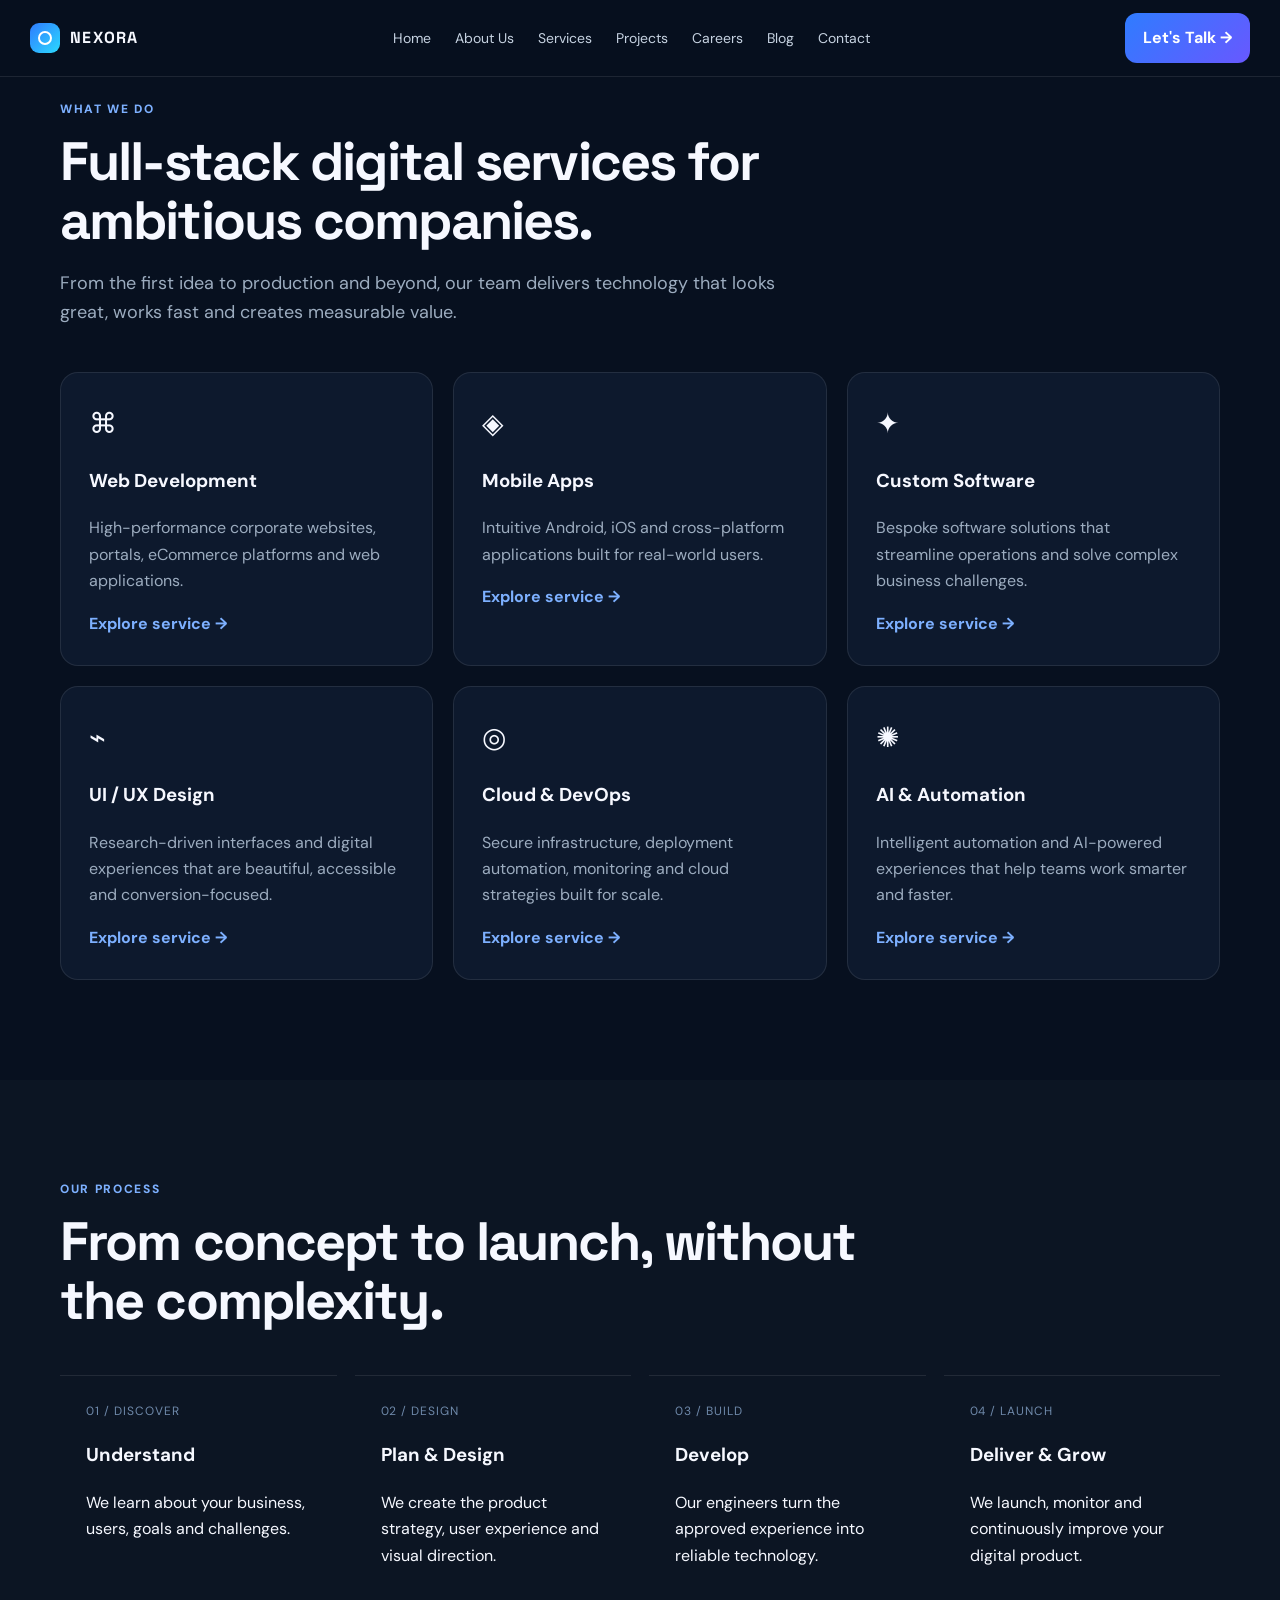
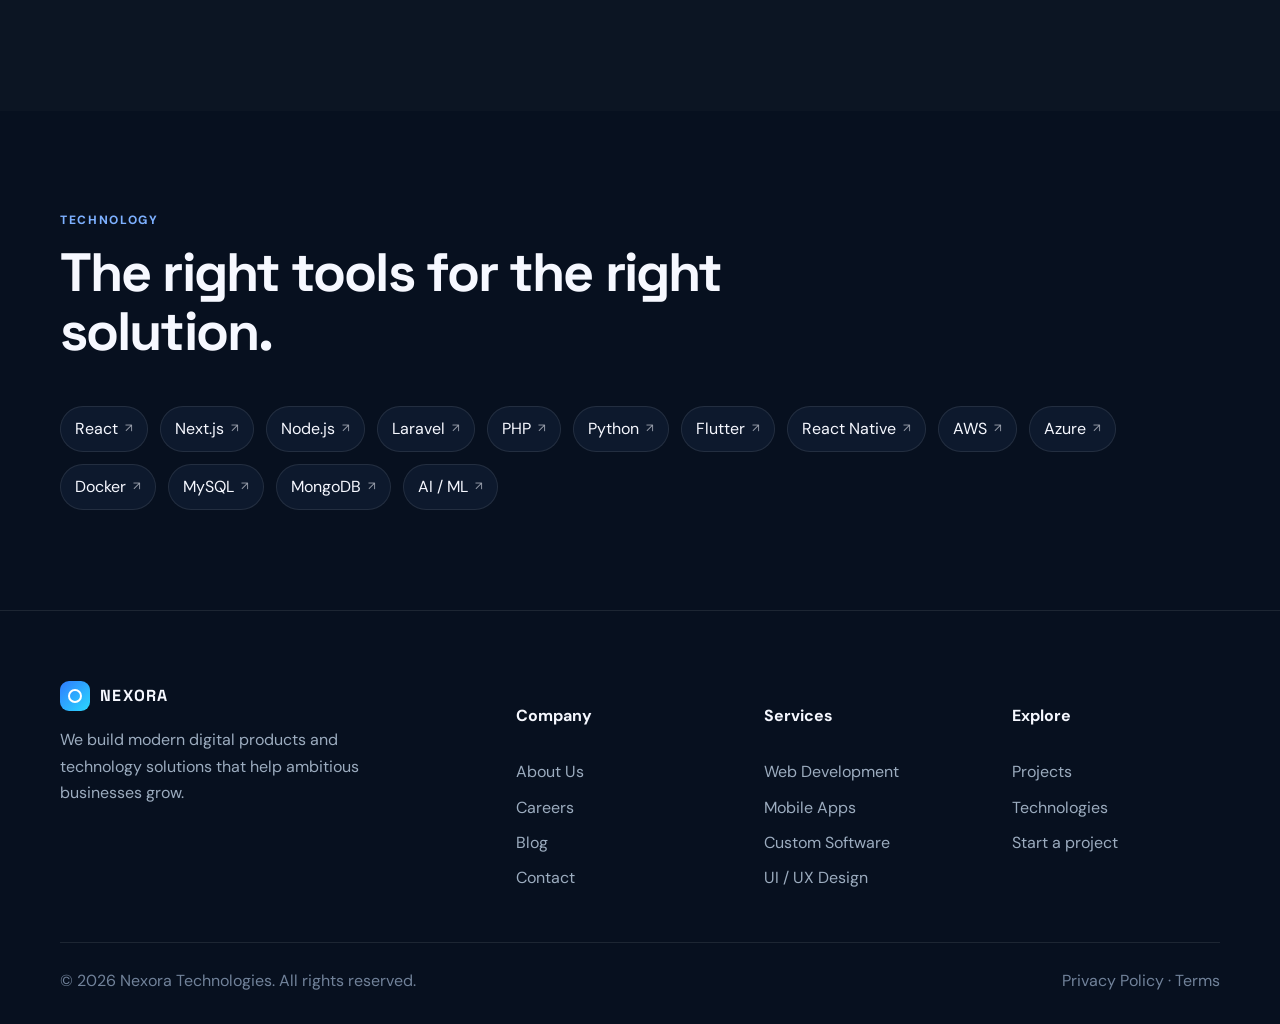
<file: services.html>
<!doctype html><html lang="en"><head><meta charset="utf-8"><meta name="viewport" content="width=device-width,initial-scale=1">
<title>Services | Nexora Technologies</title><meta name="description" content="Nexora Technologies builds modern digital products and technology solutions.">
<link rel="preconnect" href="https://fonts.googleapis.com"><link rel="preconnect" href="https://fonts.gstatic.com" crossorigin>
<link href="https://fonts.googleapis.com/css2?family=DM+Sans:wght@400;500;600;700&family=Space+Grotesk:wght@400;500;600;700&display=swap" rel="stylesheet"><link rel="stylesheet" href="style.css"></head><body><header class="navbar" id="navbar"><div class="nav-inner">
<a href="index.html" class="logo"><div class="logo-mark"><span></span></div>NEXORA</a>
<ul class="nav-links" id="navLinks">
<li><a href="index.html">Home</a></li><li><a href="about.html">About Us</a></li><li><a href="services.html">Services</a></li><li><a href="projects.html">Projects</a></li><li><a href="careers.html">Careers</a></li><li><a href="blog.html">Blog</a></li><li><a href="contact.html">Contact</a></li>
</ul><a href="contact.html" class="nav-cta">Let's Talk →</a><button class="menu-btn" id="menuBtn" aria-label="Open menu">☰</button></div></header><main><section class="section" id="services">
<div class="container">
<div class="section-head reveal">
<div class="section-label">What we do</div>
<h2 class="section-title">
            Full-stack digital services for ambitious companies.
          </h2>
<p class="section-description">
            From the first idea to production and beyond, our team delivers
            technology that looks great, works fast and creates measurable value.
          </p>
</div>
<div class="services-grid">
<article class="service-card reveal">
<div class="service-icon">⌘</div>
<h3>Web Development</h3>
<p>
              High-performance corporate websites, portals, eCommerce
              platforms and web applications.
            </p>
<a class="service-link" href="service-details.html?service=web-development">Explore service →</a>
</article>
<article class="service-card reveal">
<div class="service-icon">◈</div>
<h3>Mobile Apps</h3>
<p>
              Intuitive Android, iOS and cross-platform applications built
              for real-world users.
            </p>
<a class="service-link" href="service-details.html?service=mobile-apps">Explore service →</a>
</article>
<article class="service-card reveal">
<div class="service-icon">✦</div>
<h3>Custom Software</h3>
<p>
              Bespoke software solutions that streamline operations and
              solve complex business challenges.
            </p>
<a class="service-link" href="service-details.html?service=custom-software">Explore service →</a>
</article>
<article class="service-card reveal">
<div class="service-icon">⌁</div>
<h3>UI / UX Design</h3>
<p>
              Research-driven interfaces and digital experiences that are
              beautiful, accessible and conversion-focused.
            </p>
<a class="service-link" href="service-details.html?service=ui-ux-design">Explore service →</a>
</article>
<article class="service-card reveal">
<div class="service-icon">◎</div>
<h3>Cloud &amp; DevOps</h3>
<p>
              Secure infrastructure, deployment automation, monitoring and
              cloud strategies built for scale.
            </p>
<a class="service-link" href="service-details.html?service=cloud-devops">Explore service →</a>
</article>
<article class="service-card reveal">
<div class="service-icon">✺</div>
<h3>AI &amp; Automation</h3>
<p>
              Intelligent automation and AI-powered experiences that help
              teams work smarter and faster.
            </p>
<a class="service-link" href="service-details.html?service=ai-automation">Explore service →</a>
</article>
</div>
</div>
</section><section class="section process">
<div class="container">
<div class="section-head reveal">
<div class="section-label">Our Process</div>
<h2 class="section-title">
            From concept to launch, without the complexity.
          </h2>
</div>
<div class="process-grid">
<div class="process-item reveal">
<div class="process-number">01 / DISCOVER</div>
<h3>Understand</h3>
<p>
              We learn about your business, users, goals and challenges.
            </p>
</div>
<div class="process-item reveal">
<div class="process-number">02 / DESIGN</div>
<h3>Plan &amp; Design</h3>
<p>
              We create the product strategy, user experience and visual direction.
            </p>
</div>
<div class="process-item reveal">
<div class="process-number">03 / BUILD</div>
<h3>Develop</h3>
<p>
              Our engineers turn the approved experience into reliable technology.
            </p>
</div>
<div class="process-item reveal">
<div class="process-number">04 / LAUNCH</div>
<h3>Deliver &amp; Grow</h3>
<p>
              We launch, monitor and continuously improve your digital product.
            </p>
</div>
</div>
</div>
</section><section class="section">
<div class="container">
<div class="section-head reveal">
<div class="section-label">Technology</div>
<h2 class="section-title">
            The right tools for the right solution.
          </h2>
</div>
<div class="tech-list reveal">
<a class="tech tech-link" href="technology-overview.html?tech=react" title="View React overview">React <span>↗</span></a>
<a class="tech tech-link" href="technology-overview.html?tech=nextjs" title="View Next.js overview">Next.js <span>↗</span></a>
<a class="tech tech-link" href="technology-overview.html?tech=nodejs" title="View Node.js overview">Node.js <span>↗</span></a>
<a class="tech tech-link" href="technology-overview.html?tech=laravel" title="View Laravel overview">Laravel <span>↗</span></a>
<a class="tech tech-link" href="technology-overview.html?tech=php" title="View PHP overview">PHP <span>↗</span></a>
<a class="tech tech-link" href="technology-overview.html?tech=python" title="View Python overview">Python <span>↗</span></a>
<a class="tech tech-link" href="technology-overview.html?tech=flutter" title="View Flutter overview">Flutter <span>↗</span></a>
<a class="tech tech-link" href="technology-overview.html?tech=react-native" title="View React Native overview">React Native <span>↗</span></a>
<a class="tech tech-link" href="technology-overview.html?tech=aws" title="View AWS overview">AWS <span>↗</span></a>
<a class="tech tech-link" href="technology-overview.html?tech=azure" title="View Azure overview">Azure <span>↗</span></a>
<a class="tech tech-link" href="technology-overview.html?tech=docker" title="View Docker overview">Docker <span>↗</span></a>
<a class="tech tech-link" href="technology-overview.html?tech=mysql" title="View MySQL overview">MySQL <span>↗</span></a>
<a class="tech tech-link" href="technology-overview.html?tech=mongodb" title="View MongoDB overview">MongoDB <span>↗</span></a>
<a class="tech tech-link" href="technology-overview.html?tech=ai-ml" title="View AI / ML overview">AI / ML <span>↗</span></a>
</div>
</div>
</section></main><footer><div class="container"><div class="footer-grid">
<div class="footer-brand"><a href="index.html" class="logo"><div class="logo-mark"><span></span></div>NEXORA</a><p>We build modern digital products and technology solutions that help ambitious businesses grow.</p></div>
<div class="footer-col"><h4>Company</h4><a href="about.html">About Us</a><a href="careers.html">Careers</a><a href="blog.html">Blog</a><a href="contact.html">Contact</a></div>
<div class="footer-col"><h4>Services</h4><a href="service-details.html?service=web-development">Web Development</a><a href="service-details.html?service=mobile-apps">Mobile Apps</a><a href="service-details.html?service=custom-software">Custom Software</a><a href="service-details.html?service=ui-ux-design">UI / UX Design</a></div>
<div class="footer-col"><h4>Explore</h4><a href="projects.html">Projects</a><a href="technology-overview.html?tech=react">Technologies</a><a href="contact.html">Start a project</a></div></div>
<div class="copyright"><span>© 2026 Nexora Technologies. All rights reserved.</span><span>Privacy Policy · Terms</span></div></div></footer><script>
const navbar=document.getElementById("navbar");
if(navbar) window.addEventListener("scroll",()=>navbar.classList.toggle("scrolled",window.scrollY>30));
const menuBtn=document.getElementById("menuBtn"), navLinks=document.getElementById("navLinks");
if(menuBtn&&navLinks){menuBtn.addEventListener("click",()=>{navLinks.classList.toggle("mobile-open");menuBtn.textContent=navLinks.classList.contains("mobile-open")?"×":"☰";});
navLinks.querySelectorAll("a").forEach(a=>a.addEventListener("click",()=>{navLinks.classList.remove("mobile-open");menuBtn.textContent="☰";}));}
const observer=new IntersectionObserver(entries=>entries.forEach(e=>{if(e.isIntersecting){e.target.classList.add("visible");observer.unobserve(e.target);}}),{threshold:.12});
document.querySelectorAll(".reveal").forEach(el=>observer.observe(el));
</script></body></html>
</file>
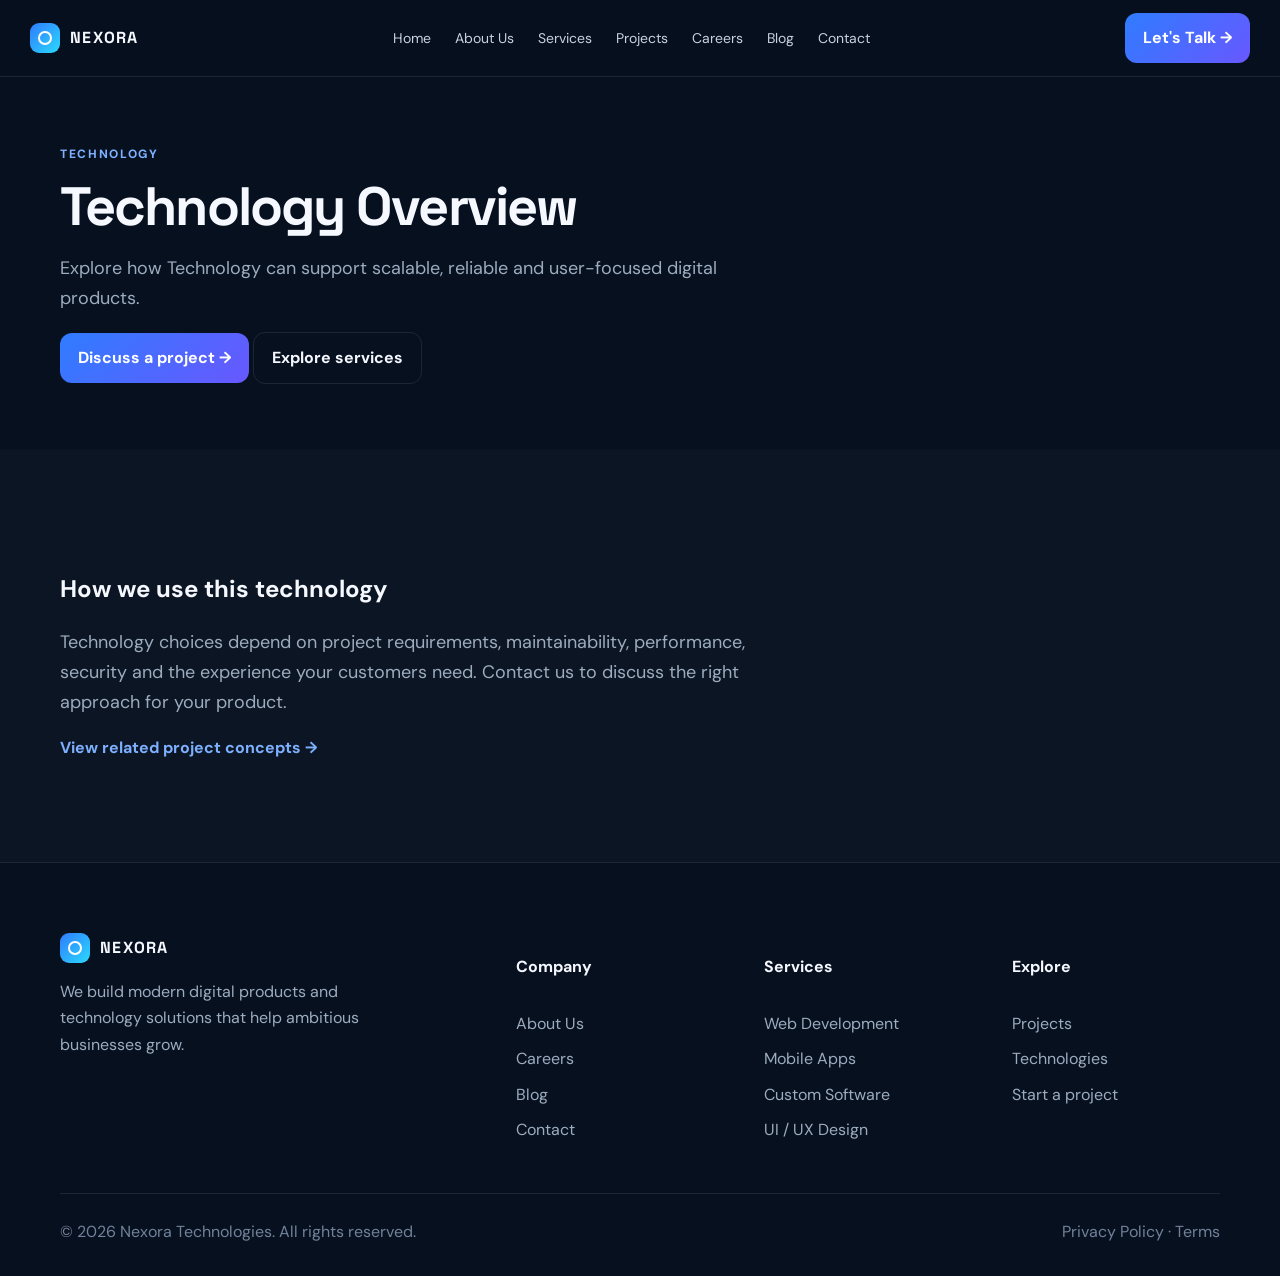
<file: technology-overview.html>
<!doctype html><html lang="en"><head><meta charset="utf-8"><meta name="viewport" content="width=device-width,initial-scale=1"><title>Technology Overview | Nexora</title><link rel="stylesheet" href="style.css"><link href="https://fonts.googleapis.com/css2?family=DM+Sans:wght@400;500;600;700&family=Space+Grotesk:wght@500;600;700&display=swap" rel="stylesheet"></head><body><header class="navbar" id="navbar"><div class="nav-inner">
<a href="index.html" class="logo"><div class="logo-mark"><span></span></div>NEXORA</a>
<ul class="nav-links" id="navLinks">
<li><a href="index.html">Home</a></li><li><a href="about.html">About Us</a></li><li><a href="services.html">Services</a></li><li><a href="projects.html">Projects</a></li><li><a href="careers.html">Careers</a></li><li><a href="blog.html">Blog</a></li><li><a href="contact.html">Contact</a></li>
</ul><a href="contact.html" class="nav-cta">Let's Talk →</a><button class="menu-btn" id="menuBtn" aria-label="Open menu">☰</button></div></header><main><section class="case-hero" style="padding:145px 0 65px"><div class="container"><div class="section-label">Technology</div><h1 class="section-title" id="techTitle">Technology Overview</h1><p class="section-description" id="techDesc">Tools selected to fit the product, team and business goals.</p><a class="btn btn-primary" href="contact.html">Discuss a project →</a> <a class="btn btn-outline" href="services.html">Explore services</a></div></section><section class="section"><div class="container"><div class="case-panel"><h2>How we use this technology</h2><p class="section-description">Technology choices depend on project requirements, maintainability, performance, security and the experience your customers need. Contact us to discuss the right approach for your product.</p><a class="service-link" href="projects.html">View related project concepts →</a></div></div></section></main><footer><div class="container"><div class="footer-grid">
<div class="footer-brand"><a href="index.html" class="logo"><div class="logo-mark"><span></span></div>NEXORA</a><p>We build modern digital products and technology solutions that help ambitious businesses grow.</p></div>
<div class="footer-col"><h4>Company</h4><a href="about.html">About Us</a><a href="careers.html">Careers</a><a href="blog.html">Blog</a><a href="contact.html">Contact</a></div>
<div class="footer-col"><h4>Services</h4><a href="services.html">Web Development</a><a href="services.html">Mobile Apps</a><a href="services.html">Custom Software</a><a href="services.html">UI / UX Design</a></div>
<div class="footer-col"><h4>Explore</h4><a href="projects.html">Projects</a><a href="technology-overview.html?tech=react">Technologies</a><a href="contact.html">Start a project</a></div></div>
<div class="copyright"><span>© 2026 Nexora Technologies. All rights reserved.</span><span>Privacy Policy · Terms</span></div></div></footer><script>
const navbar=document.getElementById("navbar");
if(navbar) window.addEventListener("scroll",()=>navbar.classList.toggle("scrolled",window.scrollY>30));
const menuBtn=document.getElementById("menuBtn"), navLinks=document.getElementById("navLinks");
if(menuBtn&&navLinks){menuBtn.addEventListener("click",()=>{navLinks.classList.toggle("mobile-open");menuBtn.textContent=navLinks.classList.contains("mobile-open")?"×":"☰";});
navLinks.querySelectorAll("a").forEach(a=>a.addEventListener("click",()=>{navLinks.classList.remove("mobile-open");menuBtn.textContent="☰";}));}
const observer=new IntersectionObserver(entries=>entries.forEach(e=>{if(e.isIntersecting){e.target.classList.add("visible");observer.unobserve(e.target);}}),{threshold:.12});
document.querySelectorAll(".reveal").forEach(el=>observer.observe(el));
</script><script>const labels={react:"React",nextjs:"Next.js",nodejs:"Node.js",laravel:"Laravel",php:"PHP",python:"Python",flutter:"Flutter","react-native":"React Native",aws:"AWS",azure:"Azure",docker:"Docker",mysql:"MySQL",mongodb:"MongoDB","ai-ml":"AI / ML"};const key=new URLSearchParams(location.search).get("tech")||"Technology";const name=labels[key]||key;document.title=name+" Overview | Nexora";document.getElementById("techTitle").textContent=name+" Overview";document.getElementById("techDesc").textContent="Explore how "+name+" can support scalable, reliable and user-focused digital products."; </script></body></html>
</file>
<file: style.css>
:root{--bg:#07101f;--panel:#0d192d;--panel2:#101f38;--text:#f6f8ff;--muted:#9cacbf;--blue:#2f7cff;--cyan:#2bd9fe;--line:rgba(255,255,255,.09);--radius:22px}*{box-sizing:border-box}html{scroll-behavior:smooth}body{margin:0;background:var(--bg);color:var(--text);font-family:'DM Sans',sans-serif;line-height:1.65}a{color:inherit;text-decoration:none}.container{width:min(1160px,calc(100% - 40px));margin:auto}.navbar{position:fixed;z-index:50;top:0;left:0;right:0;background:rgba(7,16,31,.82);backdrop-filter:blur(16px);border-bottom:1px solid var(--line)}.nav-inner{height:76px;width:min(1220px,calc(100% - 32px));margin:auto;display:flex;align-items:center;gap:28px}.logo{font-family:'Space Grotesk';font-weight:800;letter-spacing:.08em;display:flex;align-items:center;gap:10px}.logo-mark{width:30px;height:30px;border-radius:9px;background:linear-gradient(135deg,var(--blue),var(--cyan));position:relative}.logo-mark span{position:absolute;inset:8px;border:2px solid #fff;border-radius:50%}.nav-links{display:flex;list-style:none;gap:24px;margin:0 auto;padding:0}.nav-links a{color:#c6d2e1;font-size:14px}.nav-links a:hover{color:#fff}.nav-cta,.btn{display:inline-flex;align-items:center;justify-content:center;padding:12px 18px;border-radius:12px;font-weight:700}.nav-cta,.btn-primary{background:linear-gradient(135deg,var(--blue),#6858ff);color:white}.btn-outline{border:1px solid var(--line)}.menu-btn{display:none;background:none;border:0;color:#fff;font-size:26px}.hero{min-height:720px;padding:170px 0 100px;display:flex;align-items:center;position:relative;overflow:hidden}.hero-grid{position:absolute;inset:0;background-image:linear-gradient(var(--line) 1px,transparent 1px),linear-gradient(90deg,var(--line) 1px,transparent 1px);background-size:50px 50px;mask-image:linear-gradient(to bottom,black,transparent)}.orb{position:absolute;border-radius:50%;filter:blur(90px);opacity:.25}.orb.one{width:400px;height:400px;background:#176bff;right:-100px;top:80px}.orb.two{width:300px;height:300px;background:#8d3cff;left:-100px;bottom:0}.hero-content{max-width:850px;position:relative}.eyebrow,.section-label{color:#7db0ff;text-transform:uppercase;letter-spacing:.14em;font-size:12px;font-weight:800}.pulse{display:inline-block;width:8px;height:8px;background:#4ee0a0;border-radius:50%;margin-right:8px}.hero h1{font:700 clamp(48px,7vw,86px)/1.02 'Space Grotesk';letter-spacing:-.05em;margin:20px 0}.gradient-text{background:linear-gradient(90deg,#69a7ff,#8d6cff,#2bd9fe);-webkit-background-clip:text;color:transparent}.hero p,.section-description{color:var(--muted);font-size:18px;max-width:720px}.hero-actions{display:flex;gap:12px;margin:30px 0}.hero-stats{display:flex;gap:44px;margin-top:54px}.stat{display:flex;flex-direction:column}.stat strong{font-size:28px}.stat span{color:var(--muted);font-size:13px}.section{padding:100px 0}.section:nth-of-type(even){background:rgba(255,255,255,.018)}.section-head{max-width:800px;margin-bottom:44px}.section-title{font:700 clamp(34px,5vw,54px)/1.1 'Space Grotesk';letter-spacing:-.035em;margin:12px 0 16px}.about-grid,.contact-grid{display:grid;grid-template-columns:1fr 1fr;gap:70px;align-items:center}.dashboard,.career-box,.contact-form{background:linear-gradient(145deg,var(--panel2),var(--panel));border:1px solid var(--line);border-radius:var(--radius);padding:30px}.dash-top{display:flex;justify-content:space-between}.dots i{display:inline-block;width:8px;height:8px;border-radius:50%;background:#4b5e77;margin-left:5px}.dash-chart{height:210px;margin:28px 0;border-radius:16px;background:linear-gradient(180deg,rgba(47,124,255,.35),transparent),linear-gradient(135deg,transparent 45%,#45b7ff 46%,#45b7ff 48%,transparent 49%)}.dash-cards{display:grid;grid-template-columns:repeat(3,1fr);gap:12px}.mini-card{background:#0b1628;border:1px solid var(--line);border-radius:14px;padding:18px}.mini-card b,.mini-card small{display:block}.mini-card small{color:var(--muted)}.check-list{list-style:none;padding:0}.check-list li{display:flex;gap:14px;margin:20px 0}.check-list li>span{color:#4ee0a0}.services-grid,.blog-grid,.projects-grid{display:grid;grid-template-columns:repeat(3,1fr);gap:20px}.service-card,.blog-card,.project-card{background:var(--panel);border:1px solid var(--line);border-radius:18px;overflow:hidden;transition:.25s}.service-card{padding:28px}.service-card:hover,.blog-card:hover,.project-card:hover{transform:translateY(-6px);border-color:rgba(85,150,255,.45)}.service-icon{font-size:28px}.service-card p,.blog-card p,.project-card p{color:var(--muted)}.service-link{color:#7db0ff;font-weight:700}.process-grid{display:grid;grid-template-columns:repeat(4,1fr);gap:18px}.process-item{padding:26px;border-top:1px solid var(--line)}.process-number,.blog-meta{color:#6f89aa;font-size:12px;letter-spacing:.08em}.tech-list{display:flex;flex-wrap:wrap;gap:12px}.tech,.project-tags span{border:1px solid var(--line);background:var(--panel);border-radius:999px;padding:9px 14px}.career-box{display:grid;grid-template-columns:1fr 1fr;gap:40px}.job{display:flex;justify-content:space-between;padding:17px 0;border-bottom:1px solid var(--line)}.job small{display:block;color:var(--muted)}.blog-image{height:180px;background:linear-gradient(135deg,#16325d,#352464)}.blog-content{padding:24px}.projects-grid{grid-template-columns:repeat(2,1fr)}.project-cover{height:230px;padding:28px;display:flex;flex-direction:column;justify-content:flex-end;position:relative;overflow:hidden}.project-cover:after{content:'';position:absolute;width:180px;height:180px;border:1px solid rgba(255,255,255,.18);border-radius:42px;right:-30px;top:-30px;transform:rotate(25deg)}.project-cover span{font-size:12px;letter-spacing:.14em;opacity:.75}.project-cover strong{font:700 36px 'Space Grotesk';margin-top:4px}.cover-commerce{background:linear-gradient(135deg,#1b3c7c,#6b3be8)}.cover-health{background:linear-gradient(135deg,#0c5b5d,#19a979)}.cover-service{background:linear-gradient(135deg,#7b3b21,#e17c37)}.cover-ai{background:linear-gradient(135deg,#34217d,#a33bb4)}.project-body{padding:26px}.project-tags{display:flex;gap:8px;flex-wrap:wrap}.project-tags span{padding:5px 10px;font-size:11px;color:#a9bad0}.project-body h3{font:700 25px 'Space Grotesk';margin:15px 0 8px}.contact-info{margin-top:30px}.contact-item{display:flex;gap:14px;margin:18px 0}.contact-item small{color:var(--muted)}.contact-item p{margin:2px 0}.form-grid{display:grid;grid-template-columns:1fr 1fr;gap:18px}.form-group{display:flex;flex-direction:column;gap:7px}.form-group.full{grid-column:1/-1}input,select,textarea{width:100%;background:#081426;border:1px solid var(--line);border-radius:11px;padding:14px;color:#fff;font:inherit}textarea{min-height:130px;resize:vertical}footer{padding:70px 0 30px;border-top:1px solid var(--line)}.footer-grid{display:grid;grid-template-columns:2fr repeat(3,1fr);gap:40px}.footer-brand p{color:var(--muted);max-width:340px}.footer-col{display:flex;flex-direction:column;gap:9px}.footer-col a{color:var(--muted)}.copyright{display:flex;justify-content:space-between;color:#71829a;border-top:1px solid var(--line);padding-top:25px;margin-top:50px}.reveal{opacity:1;transform:none}@media(max-width:900px){.nav-links{display:none;position:absolute;top:76px;left:0;right:0;background:#081426;padding:24px;flex-direction:column}.nav-links.mobile-open{display:flex}.nav-cta{display:none}.menu-btn{display:block;margin-left:auto}.about-grid,.contact-grid,.career-box{grid-template-columns:1fr}.services-grid,.blog-grid{grid-template-columns:1fr 1fr}.process-grid{grid-template-columns:1fr 1fr}.footer-grid{grid-template-columns:1fr 1fr}}@media(max-width:620px){.container{width:min(100% - 28px,1160px)}.hero{padding-top:130px;min-height:auto}.hero h1{font-size:46px}.hero-stats{gap:20px;flex-wrap:wrap}.services-grid,.blog-grid,.projects-grid,.process-grid,.form-grid,.footer-grid{grid-template-columns:1fr}.section{padding:72px 0}.copyright{flex-direction:column;gap:8px}.project-cover{height:190px}}

/* Project section animations */
@keyframes projectFloat {
  0%,100% { transform: translateY(0); }
  50% { transform: translateY(-8px); }
}
@keyframes projectGlow {
  0%,100% { opacity:.25; transform:scale(.9) rotate(0deg); }
  50% { opacity:.55; transform:scale(1.12) rotate(12deg); }
}
@keyframes projectShine {
  0% { transform: translateX(-160%) skewX(-20deg); }
  100% { transform: translateX(260%) skewX(-20deg); }
}
.projects-section .project-card {
  position:relative;
  transition: transform .45s cubic-bezier(.2,.8,.2,1), border-color .35s, box-shadow .35s;
  animation: projectFloat 5s ease-in-out infinite;
}
.projects-section .project-card:nth-child(2){animation-delay:.6s}
.projects-section .project-card:nth-child(3){animation-delay:1.2s}
.projects-section .project-card:nth-child(4){animation-delay:1.8s}
.projects-section .project-card:hover {
  transform: translateY(-12px) scale(1.018);
  border-color:rgba(85,150,255,.75);
  box-shadow:0 24px 60px rgba(0,0,0,.32),0 0 32px rgba(47,124,255,.13);
  animation-play-state:paused;
}
.projects-section .project-cover { transition:transform .55s cubic-bezier(.2,.8,.2,1),filter .55s; }
.projects-section .project-card:hover .project-cover { transform:scale(1.045);filter:saturate(1.18); }
.projects-section .project-cover:after { animation:projectGlow 4s ease-in-out infinite; }
.projects-section .project-cover:before {
  content:'';position:absolute;inset:-30%;width:34%;z-index:1;pointer-events:none;
  background:linear-gradient(90deg,transparent,rgba(255,255,255,.18),transparent);
  transform:translateX(-160%) skewX(-20deg);
}
.projects-section .project-card:hover .project-cover:before { animation:projectShine .9s ease; }
.projects-section .project-cover span,.projects-section .project-cover strong { position:relative;z-index:2;transition:transform .35s; }
.projects-section .project-card:hover .project-cover strong { transform:translateX(6px); }
.projects-section .project-tags span { transition:transform .25s,border-color .25s,background .25s; }
.projects-section .project-card:hover .project-tags span { transform:translateY(-2px);border-color:rgba(125,176,255,.45);background:rgba(47,124,255,.09); }
.projects-section .service-link { display:inline-block;transition:transform .25s,color .25s; }
.projects-section .service-link:hover { transform:translateX(7px);color:#b9d4ff; }
@media (prefers-reduced-motion: reduce) {
  .projects-section .project-card,.projects-section .project-cover:after { animation:none; }
  .projects-section .project-card,.projects-section .project-cover,.projects-section .project-tags span,.projects-section .service-link { transition:none; }
}


/* Project preview pictures */
.projects-section .project-cover {
  background-image: linear-gradient(to top, rgba(4,10,22,.92) 0%, rgba(4,10,22,.30) 48%, rgba(4,10,22,.08) 100%), var(--project-image);
  background-size: cover;
  background-position: center;
}
.projects-section .project-cover::after {
  background: linear-gradient(135deg, rgba(255,255,255,.12), transparent);
}
.projects-section .project-cover span {
  text-shadow: 0 2px 10px rgba(0,0,0,.8);
}
.projects-section .project-cover strong {
  text-shadow: 0 4px 18px rgba(0,0,0,.85);
}
.projects-section .project-card:hover .project-cover {
  background-size: 108%;
}

/* Clickable technology overview links */
.tech-link{display:inline-flex;align-items:center;gap:7px;cursor:pointer;transition:transform .25s ease,border-color .25s ease,background .25s ease,box-shadow .25s ease}
.tech-link span{font-size:12px;opacity:.6;transition:transform .25s ease,opacity .25s ease}
.tech-link:hover{transform:translateY(-4px);border-color:rgba(85,150,255,.7);background:#122746;box-shadow:0 10px 28px rgba(0,0,0,.22)}
.tech-link:hover span{transform:translate(3px,-3px);opacity:1}

.blog-image{overflow:hidden;position:relative}.blog-image img{width:100%;height:100%;object-fit:cover;display:block;transition:transform .55s ease,filter .55s ease}.blog-card:hover .blog-image img{transform:scale(1.07);filter:brightness(1.08)}


/* Projects page: centered and balanced layout */
.projects-section > .container {
    width: min(1100px, calc(100% - 40px));
    max-width: 1100px;
    margin-left: auto;
    margin-right: auto;
}

.projects-section .section-head {
    max-width: 850px;
    margin-left: auto;
    margin-right: auto;
    text-align: center;
}

.projects-section .projects-grid {
    display: grid;
    grid-template-columns: repeat(2, minmax(0, 1fr));
    gap: 28px;
    width: 100%;
    max-width: 1000px;
    margin: 36px auto 0;
    justify-content: center;
    align-items: stretch;
}

.projects-section .project-card {
    width: 100%;
    min-width: 0;
    height: 100%;
    box-sizing: border-box;
    overflow: hidden;
    border-radius: 18px;
}

.projects-section .project-cover {
    width: 100%;
    height: 260px;
    min-height: 260px;
    background-size: cover;
    background-position: center;
    background-repeat: no-repeat;
}

.projects-section .project-body {
    padding: 24px;
}

.projects-section .project-body h3 {
    font-size: 1.35rem;
    line-height: 1.4;
    margin: 16px 0 12px;
}

.projects-section .project-body p {
    font-size: 1rem;
    line-height: 1.7;
}

@media (max-width: 700px) {
    .projects-section > .container {
        width: calc(100% - 32px);
    }

    .projects-section .projects-grid {
        grid-template-columns: 1fr;
        gap: 22px;
    }

    .projects-section .project-cover {
        height: 220px;
        min-height: 220px;
    }

    .projects-section .project-body {
        padding: 20px;
    }
}


/* FINAL FIX: projects page centered layout */
html body .projects-section > .container {
  width: min(1160px, calc(100% - 48px)) !important;
  max-width: 1160px !important;
  margin-inline: auto !important;
}
html body .projects-section .section-head {
  max-width: 850px !important;
  margin: 0 auto 44px !important;
  text-align: center !important;
}
html body .projects-section .projects-grid {
  display: grid !important;
  grid-template-columns: repeat(2, minmax(0, 1fr)) !important;
  width: 100% !important;
  max-width: 1040px !important;
  margin: 0 auto !important;
  gap: 28px !important;
  justify-content: center !important;
  align-items: stretch !important;
}
html body .projects-section .project-card {
  display: flex !important;
  flex-direction: column !important;
  width: 100% !important;
  min-width: 0 !important;
  height: 100% !important;
}
html body .projects-section .project-cover {
  flex: 0 0 270px !important;
  height: 270px !important;
  min-height: 270px !important;
  width: 100% !important;
  background-size: cover !important;
  background-position: center !important;
}
html body .projects-section .project-body {
  flex: 1 1 auto !important;
  padding: 26px !important;
}
html body .projects-section .project-body h3 {
  font-size: 25px !important;
  line-height: 1.35 !important;
}
@media (max-width: 700px) {
  html body .projects-section > .container { width: calc(100% - 32px) !important; }
  html body .projects-section .projects-grid { grid-template-columns: minmax(0, 1fr) !important; gap: 22px !important; }
  html body .projects-section .project-cover { flex-basis: 220px !important; height: 220px !important; min-height: 220px !important; }
}

:root{--bg:#07101f;--panel:#0d192d;--panel2:#101f38;--text:#f6f8ff;--muted:#9cacbf;--blue:#2f7cff;--cyan:#2bd9fe;--line:rgba(255,255,255,.09);--radius:22px}*{box-sizing:border-box}html{scroll-behavior:smooth}body{margin:0;background:var(--bg);color:var(--text);font-family:'DM Sans',sans-serif;line-height:1.65}a{color:inherit;text-decoration:none}.container{width:min(1160px,calc(100% - 40px));margin:auto}.navbar{position:fixed;z-index:50;top:0;left:0;right:0;background:rgba(7,16,31,.82);backdrop-filter:blur(16px);border-bottom:1px solid var(--line)}.nav-inner{height:76px;width:min(1220px,calc(100% - 32px));margin:auto;display:flex;align-items:center;gap:28px}.logo{font-family:'Space Grotesk';font-weight:800;letter-spacing:.08em;display:flex;align-items:center;gap:10px}.logo-mark{width:30px;height:30px;border-radius:9px;background:linear-gradient(135deg,var(--blue),var(--cyan));position:relative}.logo-mark span{position:absolute;inset:8px;border:2px solid #fff;border-radius:50%}.nav-links{display:flex;list-style:none;gap:24px;margin:0 auto;padding:0}.nav-links a{color:#c6d2e1;font-size:14px}.nav-links a:hover{color:#fff}.nav-cta,.btn{display:inline-flex;align-items:center;justify-content:center;padding:12px 18px;border-radius:12px;font-weight:700}.nav-cta,.btn-primary{background:linear-gradient(135deg,var(--blue),#6858ff);color:white}.btn-outline{border:1px solid var(--line)}.menu-btn{display:none;background:none;border:0;color:#fff;font-size:26px}.hero{min-height:720px;padding:170px 0 100px;display:flex;align-items:center;position:relative;overflow:hidden}.hero-grid{position:absolute;inset:0;background-image:linear-gradient(var(--line) 1px,transparent 1px),linear-gradient(90deg,var(--line) 1px,transparent 1px);background-size:50px 50px;mask-image:linear-gradient(to bottom,black,transparent)}.orb{position:absolute;border-radius:50%;filter:blur(90px);opacity:.25}.orb.one{width:400px;height:400px;background:#176bff;right:-100px;top:80px}.orb.two{width:300px;height:300px;background:#8d3cff;left:-100px;bottom:0}.hero-content{max-width:850px;position:relative}.eyebrow,.section-label{color:#7db0ff;text-transform:uppercase;letter-spacing:.14em;font-size:12px;font-weight:800}.pulse{display:inline-block;width:8px;height:8px;background:#4ee0a0;border-radius:50%;margin-right:8px}.hero h1{font:700 clamp(48px,7vw,86px)/1.02 'Space Grotesk';letter-spacing:-.05em;margin:20px 0}.gradient-text{background:linear-gradient(90deg,#69a7ff,#8d6cff,#2bd9fe);-webkit-background-clip:text;color:transparent}.hero p,.section-description{color:var(--muted);font-size:18px;max-width:720px}.hero-actions{display:flex;gap:12px;margin:30px 0}.hero-stats{display:flex;gap:44px;margin-top:54px}.stat{display:flex;flex-direction:column}.stat strong{font-size:28px}.stat span{color:var(--muted);font-size:13px}.section{padding:100px 0}.section:nth-of-type(even){background:rgba(255,255,255,.018)}.section-head{max-width:800px;margin-bottom:44px}.section-title{font:700 clamp(34px,5vw,54px)/1.1 'Space Grotesk';letter-spacing:-.035em;margin:12px 0 16px}.about-grid,.contact-grid{display:grid;grid-template-columns:1fr 1fr;gap:70px;align-items:center}.dashboard,.career-box,.contact-form{background:linear-gradient(145deg,var(--panel2),var(--panel));border:1px solid var(--line);border-radius:var(--radius);padding:30px}.dash-top{display:flex;justify-content:space-between}.dots i{display:inline-block;width:8px;height:8px;border-radius:50%;background:#4b5e77;margin-left:5px}.dash-chart{height:210px;margin:28px 0;border-radius:16px;background:linear-gradient(180deg,rgba(47,124,255,.35),transparent),linear-gradient(135deg,transparent 45%,#45b7ff 46%,#45b7ff 48%,transparent 49%)}.dash-cards{display:grid;grid-template-columns:repeat(3,1fr);gap:12px}.mini-card{background:#0b1628;border:1px solid var(--line);border-radius:14px;padding:18px}.mini-card b,.mini-card small{display:block}.mini-card small{color:var(--muted)}.check-list{list-style:none;padding:0}.check-list li{display:flex;gap:14px;margin:20px 0}.check-list li>span{color:#4ee0a0}.services-grid,.blog-grid,.projects-grid{display:grid;grid-template-columns:repeat(3,1fr);gap:20px}.service-card,.blog-card,.project-card{background:var(--panel);border:1px solid var(--line);border-radius:18px;overflow:hidden;transition:.25s}.service-card{padding:28px}.service-card:hover,.blog-card:hover,.project-card:hover{transform:translateY(-6px);border-color:rgba(85,150,255,.45)}.service-icon{font-size:28px}.service-card p,.blog-card p,.project-card p{color:var(--muted)}.service-link{color:#7db0ff;font-weight:700}.process-grid{display:grid;grid-template-columns:repeat(4,1fr);gap:18px}.process-item{padding:26px;border-top:1px solid var(--line)}.process-number,.blog-meta{color:#6f89aa;font-size:12px;letter-spacing:.08em}.tech-list{display:flex;flex-wrap:wrap;gap:12px}.tech,.project-tags span{border:1px solid var(--line);background:var(--panel);border-radius:999px;padding:9px 14px}.career-box{display:grid;grid-template-columns:1fr 1fr;gap:40px}.job{display:flex;justify-content:space-between;padding:17px 0;border-bottom:1px solid var(--line)}.job small{display:block;color:var(--muted)}.blog-image{height:180px;background:linear-gradient(135deg,#16325d,#352464)}.blog-content{padding:24px}.projects-grid{grid-template-columns:repeat(2,1fr)}.project-cover{height:230px;padding:28px;display:flex;flex-direction:column;justify-content:flex-end;position:relative;overflow:hidden}.project-cover:after{content:'';position:absolute;width:180px;height:180px;border:1px solid rgba(255,255,255,.18);border-radius:42px;right:-30px;top:-30px;transform:rotate(25deg)}.project-cover span{font-size:12px;letter-spacing:.14em;opacity:.75}.project-cover strong{font:700 36px 'Space Grotesk';margin-top:4px}.cover-commerce{background:linear-gradient(135deg,#1b3c7c,#6b3be8)}.cover-health{background:linear-gradient(135deg,#0c5b5d,#19a979)}.cover-service{background:linear-gradient(135deg,#7b3b21,#e17c37)}.cover-ai{background:linear-gradient(135deg,#34217d,#a33bb4)}.project-body{padding:26px}.project-tags{display:flex;gap:8px;flex-wrap:wrap}.project-tags span{padding:5px 10px;font-size:11px;color:#a9bad0}.project-body h3{font:700 25px 'Space Grotesk';margin:15px 0 8px}.contact-info{margin-top:30px}.contact-item{display:flex;gap:14px;margin:18px 0}.contact-item small{color:var(--muted)}.contact-item p{margin:2px 0}.form-grid{display:grid;grid-template-columns:1fr 1fr;gap:18px}.form-group{display:flex;flex-direction:column;gap:7px}.form-group.full{grid-column:1/-1}input,select,textarea{width:100%;background:#081426;border:1px solid var(--line);border-radius:11px;padding:14px;color:#fff;font:inherit}textarea{min-height:130px;resize:vertical}footer{padding:70px 0 30px;border-top:1px solid var(--line)}.footer-grid{display:grid;grid-template-columns:2fr repeat(3,1fr);gap:40px}.footer-brand p{color:var(--muted);max-width:340px}.footer-col{display:flex;flex-direction:column;gap:9px}.footer-col a{color:var(--muted)}.copyright{display:flex;justify-content:space-between;color:#71829a;border-top:1px solid var(--line);padding-top:25px;margin-top:50px}.reveal{opacity:1;transform:none}@media(max-width:900px){.nav-links{display:none;position:absolute;top:76px;left:0;right:0;background:#081426;padding:24px;flex-direction:column}.nav-links.mobile-open{display:flex}.nav-cta{display:none}.menu-btn{display:block;margin-left:auto}.about-grid,.contact-grid,.career-box{grid-template-columns:1fr}.services-grid,.blog-grid{grid-template-columns:1fr 1fr}.process-grid{grid-template-columns:1fr 1fr}.footer-grid{grid-template-columns:1fr 1fr}}@media(max-width:620px){.container{width:min(100% - 28px,1160px)}.hero{padding-top:130px;min-height:auto}.hero h1{font-size:46px}.hero-stats{gap:20px;flex-wrap:wrap}.services-grid,.blog-grid,.projects-grid,.process-grid,.form-grid,.footer-grid{grid-template-columns:1fr}.section{padding:72px 0}.copyright{flex-direction:column;gap:8px}.project-cover{height:190px}}

/* Project section animations */
@keyframes projectFloat {
  0%,100% { transform: translateY(0); }
  50% { transform: translateY(-8px); }
}
@keyframes projectGlow {
  0%,100% { opacity:.25; transform:scale(.9) rotate(0deg); }
  50% { opacity:.55; transform:scale(1.12) rotate(12deg); }
}
@keyframes projectShine {
  0% { transform: translateX(-160%) skewX(-20deg); }
  100% { transform: translateX(260%) skewX(-20deg); }
}
.projects-section .project-card {
  position:relative;
  transition: transform .45s cubic-bezier(.2,.8,.2,1), border-color .35s, box-shadow .35s;
  animation: projectFloat 5s ease-in-out infinite;
}
.projects-section .project-card:nth-child(2){animation-delay:.6s}
.projects-section .project-card:nth-child(3){animation-delay:1.2s}
.projects-section .project-card:nth-child(4){animation-delay:1.8s}
.projects-section .project-card:hover {
  transform: translateY(-12px) scale(1.018);
  border-color:rgba(85,150,255,.75);
  box-shadow:0 24px 60px rgba(0,0,0,.32),0 0 32px rgba(47,124,255,.13);
  animation-play-state:paused;
}
.projects-section .project-cover { transition:transform .55s cubic-bezier(.2,.8,.2,1),filter .55s; }
.projects-section .project-card:hover .project-cover { transform:scale(1.045);filter:saturate(1.18); }
.projects-section .project-cover:after { animation:projectGlow 4s ease-in-out infinite; }
.projects-section .project-cover:before {
  content:'';position:absolute;inset:-30%;width:34%;z-index:1;pointer-events:none;
  background:linear-gradient(90deg,transparent,rgba(255,255,255,.18),transparent);
  transform:translateX(-160%) skewX(-20deg);
}
.projects-section .project-card:hover .project-cover:before { animation:projectShine .9s ease; }
.projects-section .project-cover span,.projects-section .project-cover strong { position:relative;z-index:2;transition:transform .35s; }
.projects-section .project-card:hover .project-cover strong { transform:translateX(6px); }
.projects-section .project-tags span { transition:transform .25s,border-color .25s,background .25s; }
.projects-section .project-card:hover .project-tags span { transform:translateY(-2px);border-color:rgba(125,176,255,.45);background:rgba(47,124,255,.09); }
.projects-section .service-link { display:inline-block;transition:transform .25s,color .25s; }
.projects-section .service-link:hover { transform:translateX(7px);color:#b9d4ff; }
@media (prefers-reduced-motion: reduce) {
  .projects-section .project-card,.projects-section .project-cover:after { animation:none; }
  .projects-section .project-card,.projects-section .project-cover,.projects-section .project-tags span,.projects-section .service-link { transition:none; }
}


/* Project preview pictures */
.projects-section .project-cover {
  background-image: linear-gradient(to top, rgba(4,10,22,.92) 0%, rgba(4,10,22,.30) 48%, rgba(4,10,22,.08) 100%), var(--project-image);
  background-size: cover;
  background-position: center;
}
.projects-section .project-cover::after {
  background: linear-gradient(135deg, rgba(255,255,255,.12), transparent);
}
.projects-section .project-cover span {
  text-shadow: 0 2px 10px rgba(0,0,0,.8);
}
.projects-section .project-cover strong {
  text-shadow: 0 4px 18px rgba(0,0,0,.85);
}
.projects-section .project-card:hover .project-cover {
  background-size: 108%;
}

/* Clickable technology overview links */
.tech-link{display:inline-flex;align-items:center;gap:7px;cursor:pointer;transition:transform .25s ease,border-color .25s ease,background .25s ease,box-shadow .25s ease}
.tech-link span{font-size:12px;opacity:.6;transition:transform .25s ease,opacity .25s ease}
.tech-link:hover{transform:translateY(-4px);border-color:rgba(85,150,255,.7);background:#122746;box-shadow:0 10px 28px rgba(0,0,0,.22)}
.tech-link:hover span{transform:translate(3px,-3px);opacity:1}

.blog-image{overflow:hidden;position:relative}.blog-image img{width:100%;height:100%;object-fit:cover;display:block;transition:transform .55s ease,filter .55s ease}.blog-card:hover .blog-image img{transform:scale(1.07);filter:brightness(1.08)}


/* Projects page: centered and balanced layout */
.projects-section > .container {
    width: min(1100px, calc(100% - 40px));
    max-width: 1100px;
    margin-left: auto;
    margin-right: auto;
}

.projects-section .section-head {
    max-width: 850px;
    margin-left: auto;
    margin-right: auto;
    text-align: center;
}

.projects-section .projects-grid {
    display: grid;
    grid-template-columns: repeat(2, minmax(0, 1fr));
    gap: 28px;
    width: 100%;
    max-width: 1000px;
    margin: 36px auto 0;
    justify-content: center;
    align-items: stretch;
}

.projects-section .project-card {
    width: 100%;
    min-width: 0;
    height: 100%;
    box-sizing: border-box;
    overflow: hidden;
    border-radius: 18px;
}

.projects-section .project-cover {
    width: 100%;
    height: 260px;
    min-height: 260px;
    background-size: cover;
    background-position: center;
    background-repeat: no-repeat;
}

.projects-section .project-body {
    padding: 24px;
}

.projects-section .project-body h3 {
    font-size: 1.35rem;
    line-height: 1.4;
    margin: 16px 0 12px;
}

.projects-section .project-body p {
    font-size: 1rem;
    line-height: 1.7;
}

@media (max-width: 700px) {
    .projects-section > .container {
        width: calc(100% - 32px);
    }

    .projects-section .projects-grid {
        grid-template-columns: 1fr;
        gap: 22px;
    }

    .projects-section .project-cover {
        height: 220px;
        min-height: 220px;
    }

    .projects-section .project-body {
        padding: 20px;
    }
}


/* Service detail pages */
.service-detail-hero{position:relative;overflow:hidden;padding:155px 0 82px;min-height:450px;background:radial-gradient(ellipse at 80% 10%,rgba(47,124,255,.18),transparent 48%),var(--bg)}
.service-detail-glow{position:absolute;width:360px;height:360px;border-radius:50%;filter:blur(100px);background:rgba(43,217,254,.13);right:-100px;top:40px;pointer-events:none}
.service-detail-content{position:relative;z-index:1}
.back-link{display:inline-block;color:#a9c8ff;margin-bottom:30px;font-weight:600}
.back-link:hover{color:#fff}
.service-detail-title{font:700 clamp(42px,7vw,76px)/1.05 'Space Grotesk';letter-spacing:-.045em;margin:15px 0 20px;max-width:900px}
.service-detail-intro{font-size:20px;color:var(--muted);max-width:760px}
.service-detail-actions{display:flex;gap:12px;flex-wrap:wrap;margin-top:30px}
.service-detail-layout{display:grid;grid-template-columns:1.1fr .9fr;gap:56px;align-items:start}
.service-detail-copy{color:var(--muted);font-size:17px;line-height:1.85}
.service-detail-panel{background:linear-gradient(145deg,var(--panel2),var(--panel));border:1px solid var(--line);border-radius:20px;padding:30px}
.service-feature-list{list-style:none;padding:0;margin:20px 0 0}
.service-feature-list li{display:flex;gap:12px;align-items:flex-start;margin:16px 0;color:#dce7f7}
.feature-check{color:#4ee0a0;font-weight:800}
.service-detail-alt{background:rgba(255,255,255,.018)}
.service-steps-grid{display:grid;grid-template-columns:repeat(4,minmax(0,1fr));gap:18px}
.service-step{border:1px solid var(--line);background:var(--panel);border-radius:18px;padding:24px}
.service-step-number{color:#7db0ff;font:700 14px 'Space Grotesk';letter-spacing:.08em}
.service-step h3{font:700 21px 'Space Grotesk';margin:15px 0 8px}
.service-step p{color:var(--muted);margin:0}
.service-detail-cta{display:flex;justify-content:space-between;align-items:center;gap:30px;padding:36px;border:1px solid var(--line);border-radius:22px;background:linear-gradient(135deg,rgba(47,124,255,.12),rgba(141,108,255,.08))}
.service-detail-cta .section-title{font-size:clamp(28px,4vw,42px)}
.service-detail-cta .section-description{font-size:16px;margin-bottom:0}
@media(max-width:800px){.service-detail-layout{grid-template-columns:1fr;gap:28px}.service-steps-grid{grid-template-columns:repeat(2,minmax(0,1fr))}.service-detail-cta{align-items:flex-start;flex-direction:column}}
@media(max-width:520px){.service-detail-hero{padding:125px 0 60px;min-height:auto}.service-detail-intro{font-size:17px}.service-steps-grid{grid-template-columns:1fr}.service-detail-panel{padding:22px}.service-detail-actions .btn{width:100%}}




/* Projects section: centered and compact */
html body .projects-section > .container {
    width: calc(100% - 48px) !important;
    max-width: 1400px !important;
    margin: 0 auto !important;
}

html body .projects-section .section-head {
    text-align: center !important;
    margin: 0 auto 28px !important;
}

html body .projects-section .projects-grid {
    display: grid !important;
    grid-template-columns: repeat(4, minmax(0, 1fr)) !important;
    gap: 16px !important;
    width: 100% !important;
    max-width: 1400px !important;
    margin: 0 auto !important;
    align-items: stretch !important;
}

html body .projects-section .project-card {
    display: flex !important;
    flex-direction: column !important;
    width: 100% !important;
    min-width: 0 !important;
    height: 100% !important;
    margin: 0 !important;
    border-radius: 16px !important;
    overflow: hidden !important;
}

html body .projects-section .project-cover {
    flex: 0 0 150px !important;
    height: 150px !important;
    min-height: 150px !important;
    width: 100% !important;
    background-size: cover !important;
    background-position: center !important;
}

html body .projects-section .project-cover strong {
    font-size: 20px !important;
}

html body .projects-section .project-body {
    flex: 1 !important;
    padding: 14px !important;
}

html body .projects-section .project-body h3 {
    font-size: 17px !important;
    line-height: 1.35 !important;
    overflow-wrap: break-word !important;
}

html body .projects-section .project-body p {
    font-size: 13px !important;
    line-height: 1.5 !important;
}

/* Tablet: two columns */
@media (max-width: 900px) {
    html body .projects-section .projects-grid {
        grid-template-columns: repeat(2, minmax(0, 1fr)) !important;
    }
}

/* Mobile: one column */
@media (max-width: 560px) {
    html body .projects-section > .container {
        width: calc(100% - 32px) !important;
    }

    html body .projects-section .projects-grid {
        grid-template-columns: minmax(0, 1fr) !important;
        gap: 18px !important;
    }

    html body .projects-section .project-cover {
        flex-basis: 180px !important;
        height: 180px !important;
        min-height: 180px !important;
    }
}


/* FIXED PROJECTS PAGE LAYOUT */
html body main > .projects-section {
  padding: 130px 0 90px;
}
html body main > .projects-section > .container {
  width: min(1160px, calc(100% - 40px)) !important;
  max-width: 1160px !important;
  margin: 0 auto !important;
}
html body main > .projects-section .section-head {
  width: 100%;
  max-width: 850px !important;
  margin: 0 auto 44px !important;
  text-align: center !important;
}
html body main > .projects-section .projects-grid {
  display: grid !important;
  grid-template-columns: repeat(2, minmax(0, 1fr)) !important;
  gap: 28px !important;
  width: 100% !important;
  max-width: 1040px !important;
  margin: 0 auto !important;
  align-items: stretch !important;
}
html body main > .projects-section .project-card {
  width: 100% !important;
  min-width: 0 !important;
  display: flex !important;
  flex-direction: column !important;
}
html body main > .projects-section .project-cover {
  height: 260px !important;
  min-height: 260px !important;
  flex: 0 0 260px !important;
  width: 100% !important;
  background-size: cover !important;
  background-position: center !important;
}
html body main > .projects-section .project-body {
  padding: 24px !important;
  flex: 1 1 auto !important;
}
html body main > .projects-section .project-body h3 {
  font-size: clamp(20px, 2vw, 25px) !important;
  line-height: 1.35 !important;
  overflow-wrap: anywhere;
}
@media (max-width: 700px) {
  html body main > .projects-section { padding: 110px 0 64px; }
  html body main > .projects-section > .container { width: calc(100% - 32px) !important; }
  html body main > .projects-section .projects-grid { grid-template-columns: 1fr !important; gap: 22px !important; }
  html body main > .projects-section .project-cover { height: 220px !important; min-height: 220px !important; flex-basis: 220px !important; }
}


/* ===== Nexora visual polish: motion, imagery and project galleries ===== */
@keyframes floatGlow{0%,100%{transform:translate3d(0,0,0)}50%{transform:translate3d(0,-18px,0)}}
@keyframes fadeUp{from{opacity:0;transform:translateY(28px)}to{opacity:1;transform:translateY(0)}}
@keyframes softPulse{0%,100%{box-shadow:0 0 0 0 rgba(47,124,255,.15)}50%{box-shadow:0 0 0 16px rgba(47,124,255,0)}}
.hero .orb.one{animation:floatGlow 9s ease-in-out infinite}
.hero .orb.two{animation:floatGlow 11s ease-in-out infinite reverse}
.reveal{opacity:0;transform:translateY(24px);transition:opacity .75s ease,transform .75s cubic-bezier(.2,.7,.2,1)}
.reveal.visible{opacity:1;transform:translateY(0)}
.hero-content.reveal.visible{animation:fadeUp .9s both}
.btn,.nav-cta,.service-link,.job summary{transition:transform .25s ease,color .25s ease,background .25s ease}
.btn:hover,.nav-cta:hover{transform:translateY(-3px)}
.project-cover{position:relative;isolation:isolate;background-image:linear-gradient(180deg,rgba(5,12,25,.05),rgba(5,12,25,.82)),var(--project-image);background-size:cover;background-position:center;transition:background-size .5s ease,filter .4s ease}
.project-cover:after{content:"";position:absolute;inset:0;background:linear-gradient(120deg,transparent 20%,rgba(255,255,255,.12),transparent 65%);transform:translateX(-120%);transition:transform .7s ease;z-index:-0}
.project-card:hover .project-cover:after{transform:translateX(120%)}
.project-cover span,.project-cover strong{position:relative;z-index:1}
.project-card:hover .project-cover{filter:saturate(1.12)}
.career-intro{display:grid;grid-template-columns:1fr .8fr;gap:34px;align-items:center;margin-bottom:34px}
.career-photo{min-height:270px;border-radius:22px;background:linear-gradient(0deg,rgba(5,12,25,.45),transparent),url('https://images.unsplash.com/photo-1521737711867-e3b97375f902?auto=format&fit=crop&w=1200&q=85') center/cover;animation:softPulse 5s infinite}
.job-list{display:grid;grid-template-columns:repeat(2,minmax(0,1fr));gap:16px}
.job{background:var(--panel);border:1px solid var(--line);border-radius:16px;padding:0;overflow:hidden;transition:border-color .25s,transform .25s}
.job:hover{border-color:rgba(85,150,255,.55);transform:translateY(-3px)}
.job details{padding:20px 22px}
.job summary{cursor:pointer;list-style:none;display:flex;align-items:center;justify-content:space-between;gap:12px;font-weight:700}
.job summary::-webkit-details-marker{display:none}
.job summary:after{content:"＋";color:#7db0ff;font-size:22px}
.job details[open] summary:after{content:"−"}
.job small{display:block;color:var(--muted);font-weight:400;margin-top:5px}
.job-description{color:var(--muted);padding-top:14px;border-top:1px solid var(--line);margin-top:16px}
.job-description ul{padding-left:20px}
.job-description .btn{margin-top:8px}
.career-note{margin-top:28px;padding:22px;border:1px solid var(--line);border-radius:16px;background:rgba(47,124,255,.07)}
.case-visual{position:relative;overflow:hidden;background-size:cover!important;background-position:center!important;box-shadow:0 24px 70px rgba(0,0,0,.25)}
.case-visual:before{content:"";position:absolute;inset:0;background:linear-gradient(0deg,rgba(3,10,22,.82),rgba(3,10,22,.08) 75%)}
.case-visual>*{position:relative;z-index:1}
.case-gallery{display:grid;grid-template-columns:repeat(3,minmax(0,1fr));gap:16px;margin-top:28px}
.case-gallery img{width:100%;height:190px;object-fit:cover;border-radius:16px;border:1px solid var(--line);transition:transform .35s,filter .35s}
.case-gallery img:hover{transform:scale(1.025);filter:brightness(1.12)}
.case-caption{color:var(--muted);font-size:14px;margin-top:12px}
@media(max-width:800px){.career-intro{grid-template-columns:1fr}.job-list{grid-template-columns:1fr}.case-gallery{grid-template-columns:1fr 1fr}}
@media(max-width:520px){.case-gallery{grid-template-columns:1fr}.case-gallery img{height:210px}}
@media(prefers-reduced-motion:reduce){*,*:before,*:after{animation-duration:.01ms!important;animation-iteration-count:1!important;scroll-behavior:auto!important;transition-duration:.01ms!important}}
</file>
<file: contact style.css>
:root{--bg:#07101f;--panel:#0d192d;--panel2:#101f38;--text:#f6f8ff;--muted:#9cacbf;--blue:#2f7cff;--cyan:#2bd9fe;--line:rgba(255,255,255,.09);--radius:22px}*{box-sizing:border-box}html{scroll-behavior:smooth}body{margin:0;background:var(--bg);color:var(--text);font-family:'DM Sans',sans-serif;line-height:1.65}a{color:inherit;text-decoration:none}.container{width:min(1160px,calc(100% - 40px));margin:auto}.navbar{position:fixed;z-index:50;top:0;left:0;right:0;background:rgba(7,16,31,.82);backdrop-filter:blur(16px);border-bottom:1px solid var(--line)}.nav-inner{height:76px;width:min(1220px,calc(100% - 32px));margin:auto;display:flex;align-items:center;gap:28px}.logo{font-family:'Space Grotesk';font-weight:800;letter-spacing:.08em;display:flex;align-items:center;gap:10px}.logo-mark{width:30px;height:30px;border-radius:9px;background:linear-gradient(135deg,var(--blue),var(--cyan));position:relative}.logo-mark span{position:absolute;inset:8px;border:2px solid #fff;border-radius:50%}.nav-links{display:flex;list-style:none;gap:24px;margin:0 auto;padding:0}.nav-links a{color:#c6d2e1;font-size:14px}.nav-links a:hover{color:#fff}.nav-cta,.btn{display:inline-flex;align-items:center;justify-content:center;padding:12px 18px;border-radius:12px;font-weight:700}.nav-cta,.btn-primary{background:linear-gradient(135deg,var(--blue),#6858ff);color:white}.btn-outline{border:1px solid var(--line)}.menu-btn{display:none;background:none;border:0;color:#fff;font-size:26px}.hero{min-height:720px;padding:170px 0 100px;display:flex;align-items:center;position:relative;overflow:hidden}.hero-grid{position:absolute;inset:0;background-image:linear-gradient(var(--line) 1px,transparent 1px),linear-gradient(90deg,var(--line) 1px,transparent 1px);background-size:50px 50px;mask-image:linear-gradient(to bottom,black,transparent)}.orb{position:absolute;border-radius:50%;filter:blur(90px);opacity:.25}.orb.one{width:400px;height:400px;background:#176bff;right:-100px;top:80px}.orb.two{width:300px;height:300px;background:#8d3cff;left:-100px;bottom:0}.hero-content{max-width:850px;position:relative}.eyebrow,.section-label{color:#7db0ff;text-transform:uppercase;letter-spacing:.14em;font-size:12px;font-weight:800}.pulse{display:inline-block;width:8px;height:8px;background:#4ee0a0;border-radius:50%;margin-right:8px}.hero h1{font:700 clamp(48px,7vw,86px)/1.02 'Space Grotesk';letter-spacing:-.05em;margin:20px 0}.gradient-text{background:linear-gradient(90deg,#69a7ff,#8d6cff,#2bd9fe);-webkit-background-clip:text;color:transparent}.hero p,.section-description{color:var(--muted);font-size:18px;max-width:720px}.hero-actions{display:flex;gap:12px;margin:30px 0}.hero-stats{display:flex;gap:44px;margin-top:54px}.stat{display:flex;flex-direction:column}.stat strong{font-size:28px}.stat span{color:var(--muted);font-size:13px}.section{padding:100px 0}.section:nth-of-type(even){background:rgba(255,255,255,.018)}.section-head{max-width:800px;margin-bottom:44px}.section-title{font:700 clamp(34px,5vw,54px)/1.1 'Space Grotesk';letter-spacing:-.035em;margin:12px 0 16px}.about-grid,.contact-grid{display:grid;grid-template-columns:1fr 1fr;gap:70px;align-items:center}.dashboard,.career-box,.contact-form{background:linear-gradient(145deg,var(--panel2),var(--panel));border:1px solid var(--line);border-radius:var(--radius);padding:30px}.dash-top{display:flex;justify-content:space-between}.dots i{display:inline-block;width:8px;height:8px;border-radius:50%;background:#4b5e77;margin-left:5px}.dash-chart{height:210px;margin:28px 0;border-radius:16px;background:linear-gradient(180deg,rgba(47,124,255,.35),transparent),linear-gradient(135deg,transparent 45%,#45b7ff 46%,#45b7ff 48%,transparent 49%)}.dash-cards{display:grid;grid-template-columns:repeat(3,1fr);gap:12px}.mini-card{background:#0b1628;border:1px solid var(--line);border-radius:14px;padding:18px}.mini-card b,.mini-card small{display:block}.mini-card small{color:var(--muted)}.check-list{list-style:none;padding:0}.check-list li{display:flex;gap:14px;margin:20px 0}.check-list li>span{color:#4ee0a0}.services-grid,.blog-grid,.projects-grid{display:grid;grid-template-columns:repeat(3,1fr);gap:20px}.service-card,.blog-card,.project-card{background:var(--panel);border:1px solid var(--line);border-radius:18px;overflow:hidden;transition:.25s}.service-card{padding:28px}.service-card:hover,.blog-card:hover,.project-card:hover{transform:translateY(-6px);border-color:rgba(85,150,255,.45)}.service-icon{font-size:28px}.service-card p,.blog-card p,.project-card p{color:var(--muted)}.service-link{color:#7db0ff;font-weight:700}.process-grid{display:grid;grid-template-columns:repeat(4,1fr);gap:18px}.process-item{padding:26px;border-top:1px solid var(--line)}.process-number,.blog-meta{color:#6f89aa;font-size:12px;letter-spacing:.08em}.tech-list{display:flex;flex-wrap:wrap;gap:12px}.tech,.project-tags span{border:1px solid var(--line);background:var(--panel);border-radius:999px;padding:9px 14px}.career-box{display:grid;grid-template-columns:1fr 1fr;gap:40px}.job{display:flex;justify-content:space-between;padding:17px 0;border-bottom:1px solid var(--line)}.job small{display:block;color:var(--muted)}.blog-image{height:180px;background:linear-gradient(135deg,#16325d,#352464)}.blog-content{padding:24px}.projects-grid{grid-template-columns:repeat(2,1fr)}.project-cover{height:230px;padding:28px;display:flex;flex-direction:column;justify-content:flex-end;position:relative;overflow:hidden}.project-cover:after{content:'';position:absolute;width:180px;height:180px;border:1px solid rgba(255,255,255,.18);border-radius:42px;right:-30px;top:-30px;transform:rotate(25deg)}.project-cover span{font-size:12px;letter-spacing:.14em;opacity:.75}.project-cover strong{font:700 36px 'Space Grotesk';margin-top:4px}.cover-commerce{background:linear-gradient(135deg,#1b3c7c,#6b3be8)}.cover-health{background:linear-gradient(135deg,#0c5b5d,#19a979)}.cover-service{background:linear-gradient(135deg,#7b3b21,#e17c37)}.cover-ai{background:linear-gradient(135deg,#34217d,#a33bb4)}.project-body{padding:26px}.project-tags{display:flex;gap:8px;flex-wrap:wrap}.project-tags span{padding:5px 10px;font-size:11px;color:#a9bad0}.project-body h3{font:700 25px 'Space Grotesk';margin:15px 0 8px}.contact-info{margin-top:30px}.contact-item{display:flex;gap:14px;margin:18px 0}.contact-item small{color:var(--muted)}.contact-item p{margin:2px 0}.form-grid{display:grid;grid-template-columns:1fr 1fr;gap:18px}.form-group{display:flex;flex-direction:column;gap:7px}.form-group.full{grid-column:1/-1}input,select,textarea{width:100%;background:#081426;border:1px solid var(--line);border-radius:11px;padding:14px;color:#fff;font:inherit}textarea{min-height:130px;resize:vertical}footer{padding:70px 0 30px;border-top:1px solid var(--line)}.footer-grid{display:grid;grid-template-columns:2fr repeat(3,1fr);gap:40px}.footer-brand p{color:var(--muted);max-width:340px}.footer-col{display:flex;flex-direction:column;gap:9px}.footer-col a{color:var(--muted)}.copyright{display:flex;justify-content:space-between;color:#71829a;border-top:1px solid var(--line);padding-top:25px;margin-top:50px}.reveal{opacity:1;transform:none}@media(max-width:900px){.nav-links{display:none;position:absolute;top:76px;left:0;right:0;background:#081426;padding:24px;flex-direction:column}.nav-links.mobile-open{display:flex}.nav-cta{display:none}.menu-btn{display:block;margin-left:auto}.about-grid,.contact-grid,.career-box{grid-template-columns:1fr}.services-grid,.blog-grid{grid-template-columns:1fr 1fr}.process-grid{grid-template-columns:1fr 1fr}.footer-grid{grid-template-columns:1fr 1fr}}@media(max-width:620px){.container{width:min(100% - 28px,1160px)}.hero{padding-top:130px;min-height:auto}.hero h1{font-size:46px}.hero-stats{gap:20px;flex-wrap:wrap}.services-grid,.blog-grid,.projects-grid,.process-grid,.form-grid,.footer-grid{grid-template-columns:1fr}.section{padding:72px 0}.copyright{flex-direction:column;gap:8px}.project-cover{height:190px}}

/* Project section animations */
@keyframes projectFloat {
  0%,100% { transform: translateY(0); }
  50% { transform: translateY(-8px); }
}
@keyframes projectGlow {
  0%,100% { opacity:.25; transform:scale(.9) rotate(0deg); }
  50% { opacity:.55; transform:scale(1.12) rotate(12deg); }
}
@keyframes projectShine {
  0% { transform: translateX(-160%) skewX(-20deg); }
  100% { transform: translateX(260%) skewX(-20deg); }
}
.projects-section .project-card {
  position:relative;
  transition: transform .45s cubic-bezier(.2,.8,.2,1), border-color .35s, box-shadow .35s;
  animation: projectFloat 5s ease-in-out infinite;
}
.projects-section .project-card:nth-child(2){animation-delay:.6s}
.projects-section .project-card:nth-child(3){animation-delay:1.2s}
.projects-section .project-card:nth-child(4){animation-delay:1.8s}
.projects-section .project-card:hover {
  transform: translateY(-12px) scale(1.018);
  border-color:rgba(85,150,255,.75);
  box-shadow:0 24px 60px rgba(0,0,0,.32),0 0 32px rgba(47,124,255,.13);
  animation-play-state:paused;
}
.projects-section .project-cover { transition:transform .55s cubic-bezier(.2,.8,.2,1),filter .55s; }
.projects-section .project-card:hover .project-cover { transform:scale(1.045);filter:saturate(1.18); }
.projects-section .project-cover:after { animation:projectGlow 4s ease-in-out infinite; }
.projects-section .project-cover:before {
  content:'';position:absolute;inset:-30%;width:34%;z-index:1;pointer-events:none;
  background:linear-gradient(90deg,transparent,rgba(255,255,255,.18),transparent);
  transform:translateX(-160%) skewX(-20deg);
}
.projects-section .project-card:hover .project-cover:before { animation:projectShine .9s ease; }
.projects-section .project-cover span,.projects-section .project-cover strong { position:relative;z-index:2;transition:transform .35s; }
.projects-section .project-card:hover .project-cover strong { transform:translateX(6px); }
.projects-section .project-tags span { transition:transform .25s,border-color .25s,background .25s; }
.projects-section .project-card:hover .project-tags span { transform:translateY(-2px);border-color:rgba(125,176,255,.45);background:rgba(47,124,255,.09); }
.projects-section .service-link { display:inline-block;transition:transform .25s,color .25s; }
.projects-section .service-link:hover { transform:translateX(7px);color:#b9d4ff; }
@media (prefers-reduced-motion: reduce) {
  .projects-section .project-card,.projects-section .project-cover:after { animation:none; }
  .projects-section .project-card,.projects-section .project-cover,.projects-section .project-tags span,.projects-section .service-link { transition:none; }
}


/* Project preview pictures */
.projects-section .project-cover {
  background-image: linear-gradient(to top, rgba(4,10,22,.92) 0%, rgba(4,10,22,.30) 48%, rgba(4,10,22,.08) 100%), var(--project-image);
  background-size: cover;
  background-position: center;
}
.projects-section .project-cover::after {
  background: linear-gradient(135deg, rgba(255,255,255,.12), transparent);
}
.projects-section .project-cover span {
  text-shadow: 0 2px 10px rgba(0,0,0,.8);
}
.projects-section .project-cover strong {
  text-shadow: 0 4px 18px rgba(0,0,0,.85);
}
.projects-section .project-card:hover .project-cover {
  background-size: 108%;
}

/* Clickable technology overview links */
.tech-link{display:inline-flex;align-items:center;gap:7px;cursor:pointer;transition:transform .25s ease,border-color .25s ease,background .25s ease,box-shadow .25s ease}
.tech-link span{font-size:12px;opacity:.6;transition:transform .25s ease,opacity .25s ease}
.tech-link:hover{transform:translateY(-4px);border-color:rgba(85,150,255,.7);background:#122746;box-shadow:0 10px 28px rgba(0,0,0,.22)}
.tech-link:hover span{transform:translate(3px,-3px);opacity:1}

.blog-image{overflow:hidden;position:relative}.blog-image img{width:100%;height:100%;object-fit:cover;display:block;transition:transform .55s ease,filter .55s ease}.blog-card:hover .blog-image img{transform:scale(1.07);filter:brightness(1.08)}
</file>
